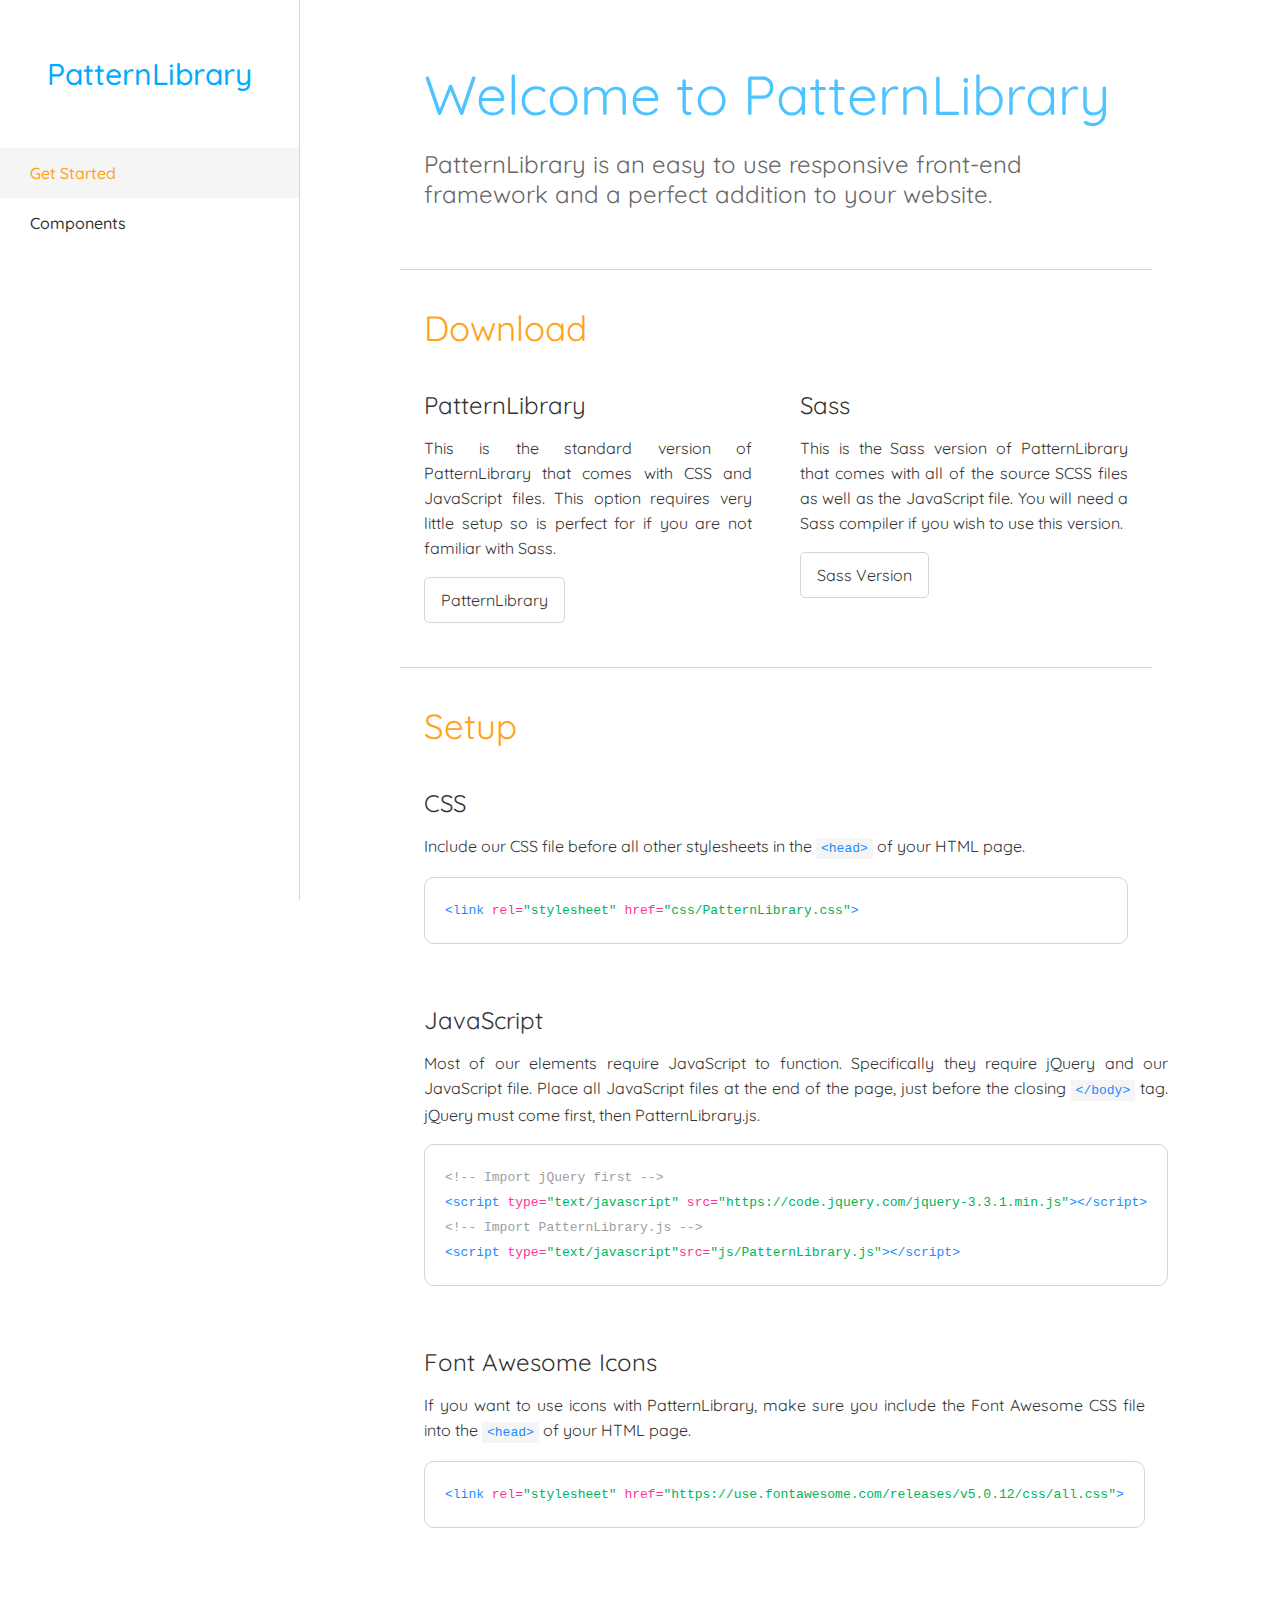
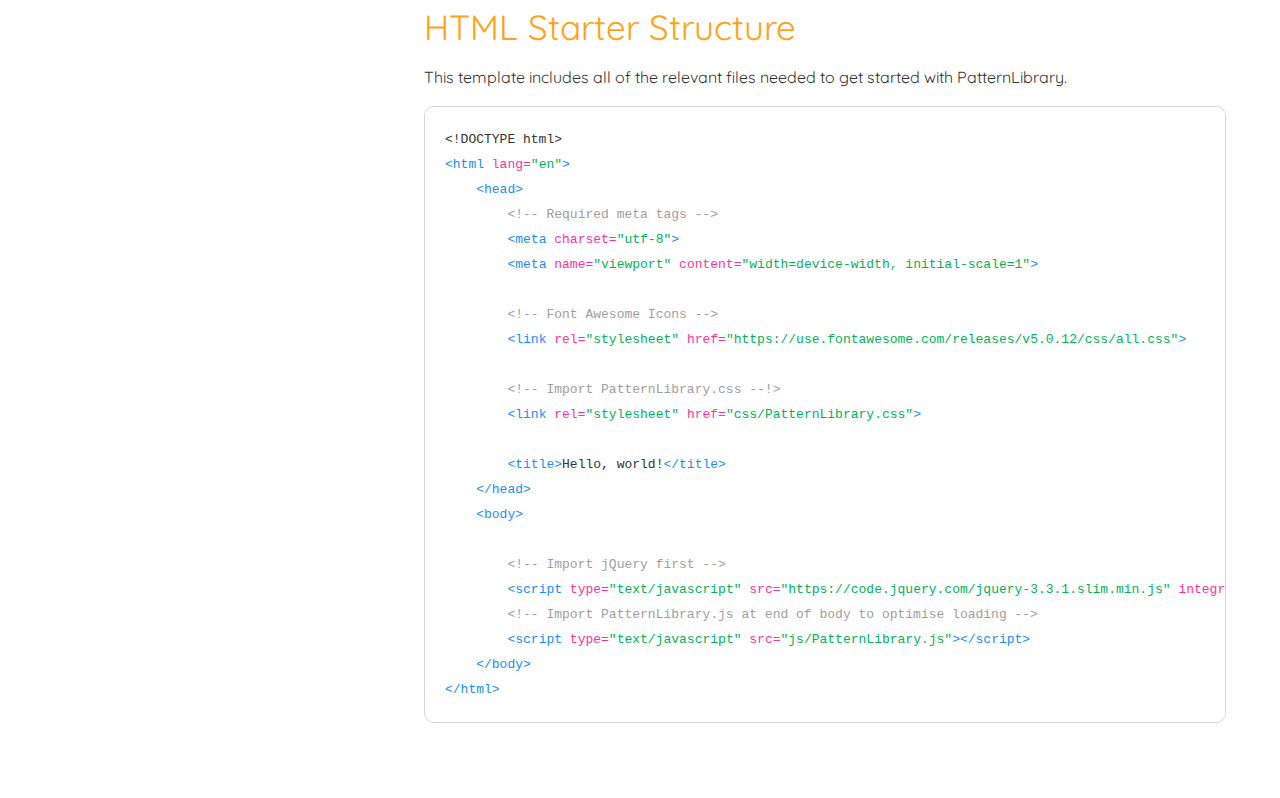
<file: index.html>
<!DOCTYPE html>
<html lang="en">
    <head>
        <meta charset="utf-8">
        <meta name="viewport" content="width=device-width, initial-scale=1.0">
        <link rel="stylesheet" href="https://use.fontawesome.com/releases/v5.0.12/css/all.css">
        <link rel="stylesheet" href="css/PatternLibrary.css">
        <title>Get started with PatternLibrary</title>
    </head>
    <body id="is-page">
        <div class="documentation-wrapper">
            <header>
                <div class="fixed-sidenav">
                    <div class="column">
                        <a class="logo center" href="index.html">PatternLibrary</a>
                        <a class="sidenav-item active" href="index.html">Get Started</a>
                        <a class="sidenav-item dropdown-btn" href="#!">Components</a>
                        <div class="dropdown-container">
                            <a class="dropdown-item" href="buttons.html">Buttons</a>
                            <a class="dropdown-item" href="footer.html">Footer</a>
                            <a class="dropdown-item" href="grid.html">Grid System</a>
                            <a class="dropdown-item" href="header.html">Header</a>
                            <a class="dropdown-item" href="jumbotron.html">Jumbotron</a>
                            <a class="dropdown-item" href="modal.html">Modal</a>
                            <a class="dropdown-item" href="navigation.html">Navigation</a>
                        </div>
                    </div>
                </div>
            </header>
            <main>
                <div class="row section">
                    <div class="column">
                        <h1 class="heading">Welcome to PatternLibrary</h1>
                        <h4 class="tagline">PatternLibrary is an easy to use responsive front-end framework and a perfect addition to your website.</h4>
                    </div>
                </div>
                <div class="section">
                    <div class="row">
                        <div class="column column-title">
                            <h2 class="title">Download</h2>
                        </div>
                    </div>
                    <div class="row">
                        <div class="column">
                            <h4 class="subtitle">PatternLibrary</h4>
                            <p>This is the standard version of PatternLibrary that comes with CSS and JavaScript files. This option requires very little setup so is perfect for if you are not familiar with Sass.</p>
                            <button class="btn primary">PatternLibrary</button>
                        </div>
                        <div class="column">
                            <h4 class="subtitle">Sass</h4>
                            <p>This is the Sass version of PatternLibrary that comes with all of the source SCSS files as well as the JavaScript file. You will need a Sass compiler if you wish to use this version.</p>
                            <button class="btn primary">Sass Version</button>
                        </div>
                    </div>
                </div>
                <div class="section">
                    <div class="row">
                        <div class="column column-title">
                            <h2 class="title">Setup</h2>
                        </div>
                    </div>
                    <div class="row">
                        <div class="column">
                            <h4 class="subtitle">CSS</h4>
                            <p>Include our CSS file before all other stylesheets in the <code class="code-inline"><span class="tag">&lt;head&gt;</span></code> of your HTML page.</p>
<pre>
<code class="code-block"><span class="tag">&lt;link </span><span class="attrib">rel=</span><span class="value">"stylesheet"</span> <span class="attrib">href=</span><span class="value">"css/PatternLibrary.css"</span><span class="tag">&gt;</span></code>
</pre>
                        </div>
                    </div>
                    <div class="row">
                        <div class="column">
                            <h4 class="subtitle">JavaScript</h4>
                            <p>Most of our elements require JavaScript to function. Specifically they require jQuery and our JavaScript file. Place all JavaScript files at the end of the page, just before the closing <code class="code-inline"><span class="tag">&lt;/body&gt;</span></code> tag. jQuery must come first, then PatternLibrary.js.</p>
<pre>
<code class="code-block"><span class="comment">&lt;!-- Import jQuery first --&gt;</span>
<span class="tag">&lt;script </span><span class="attrib">type=</span><span class="value">"text/javascript"</span><span class="attrib"> src=</span><span class="value">"https://code.jquery.com/jquery-3.3.1.min.js"</span><span class="tag">&gt;&lt;/script&gt;</span>
<span class="comment">&lt;!-- Import PatternLibrary.js --&gt;</span>
<span class="tag">&lt;script </span><span class="attrib">type=</span><span class="value">"text/javascript"</span><span class="attrib">src=</span><span class="value">"js/PatternLibrary.js"</span><span class="tag">&gt;&lt;/script&gt;</span>
</code>
</pre>
                        </div>
                    </div>
                    <div class="row" id="fa-icons">
                        <div class="column">
                            <h4 class="subtitle">Font Awesome Icons</h4>
                            <p>If you want to use icons with PatternLibrary, make sure you include the Font Awesome CSS file into the <code class="code-inline"><span class="tag">&lt;head&gt;</span></code> of your HTML page.</p>
<pre>
<code class="code-block"><span class="tag">&lt;link <span class="attrib">rel=</span><span class="value">"stylesheet"</span> <span class="attrib">href=</span><span class="value">"https://use.fontawesome.com/releases/v5.0.12/css/all.css"</span>&gt;</span></code>
</pre>
                        </div>
                    </div>
                    <div class="row">
                        <div class="column">
                            <h3 class="title">HTML Starter Structure</h3>
                            <p>This template includes all of the relevant files needed to get started with PatternLibrary.</p>
<pre>
<code class="code-block">&lt;!DOCTYPE html&gt;
<span class="tag">&lt;html <span class="attrib">lang=</span><span class="value">"en"</span>&gt;</span>
    <span class="tag">&lt;head&gt;</span>
        <span class="comment">&lt;!-- Required meta tags --&gt;</span>
        <span class="tag">&lt;meta <span class="attrib">charset=</span><span class="value">"utf-8"</span>&gt;</span>
        <span class="tag">&lt;meta <span class="attrib">name=</span><span class="value">"viewport"</span> <span class="attrib">content=</span><span class="value">"width=device-width, initial-scale=1"</span>&gt;</span>
        
        <span class="comment">&lt;!-- Font Awesome Icons --&gt;</span>
        <span class="tag">&lt;link <span class="attrib">rel=</span><span class="value">"stylesheet"</span> <span class="attrib">href=</span><span class="value">"https://use.fontawesome.com/releases/v5.0.12/css/all.css"</span>&gt;</span>
        
        <span class="comment">&lt;!-- Import PatternLibrary.css --!&gt;</span>
        <span class="tag">&lt;link <span class="attrib">rel=</span><span class="value">"stylesheet"</span> <span class="attrib">href=</span><span class="value">"css/PatternLibrary.css"</span>&gt;</span>
        
        <span class="tag">&lt;title&gt;</span>Hello, world!<span class="tag">&lt;/title&gt;</span>
    <span class="tag">&lt;/head&gt;</span>
    <span class="tag">&lt;body&gt;</span>
        
        <span class="comment">&lt;!-- Import jQuery first --&gt;</span>
        <span class="tag">&lt;script <span class="attrib">type=</span><span class="value">"text/javascript"</span> <span class="attrib">src=</span><span class="value">"https://code.jquery.com/jquery-3.3.1.slim.min.js"</span> <span class="attrib">integrity=</span><span class="value">"sha256-3edrmyuQ0w65f8gfBsqowzjJe2iM6n0nKciPUp8y+7E="</span> <span class="attrib">crossorigin=</span><span class="value">"anonymous"</span>&gt;&lt;/script&gt;</span>
        <span class="comment">&lt;!-- Import PatternLibrary.js at end of body to optimise loading --&gt;</span>
        <span class="tag">&lt;script <span class="attrib">type=</span><span class="value">"text/javascript"</span> <span class="attrib">src=</span><span class="value">"js/PatternLibrary.js"</span>&gt;&lt;/script&gt;</span>
    <span class="tag">&lt;/body&gt;</span>
<span class="tag">&lt;/html&gt;</span>
</code>
</pre>
                        </div>
                    </div>
                </div>
            </main>
            <script src="js/jquery-3.3.1.min.js"></script>
            <script src="js/main.js"></script>
        </div>
    </body>
</html>
</file>
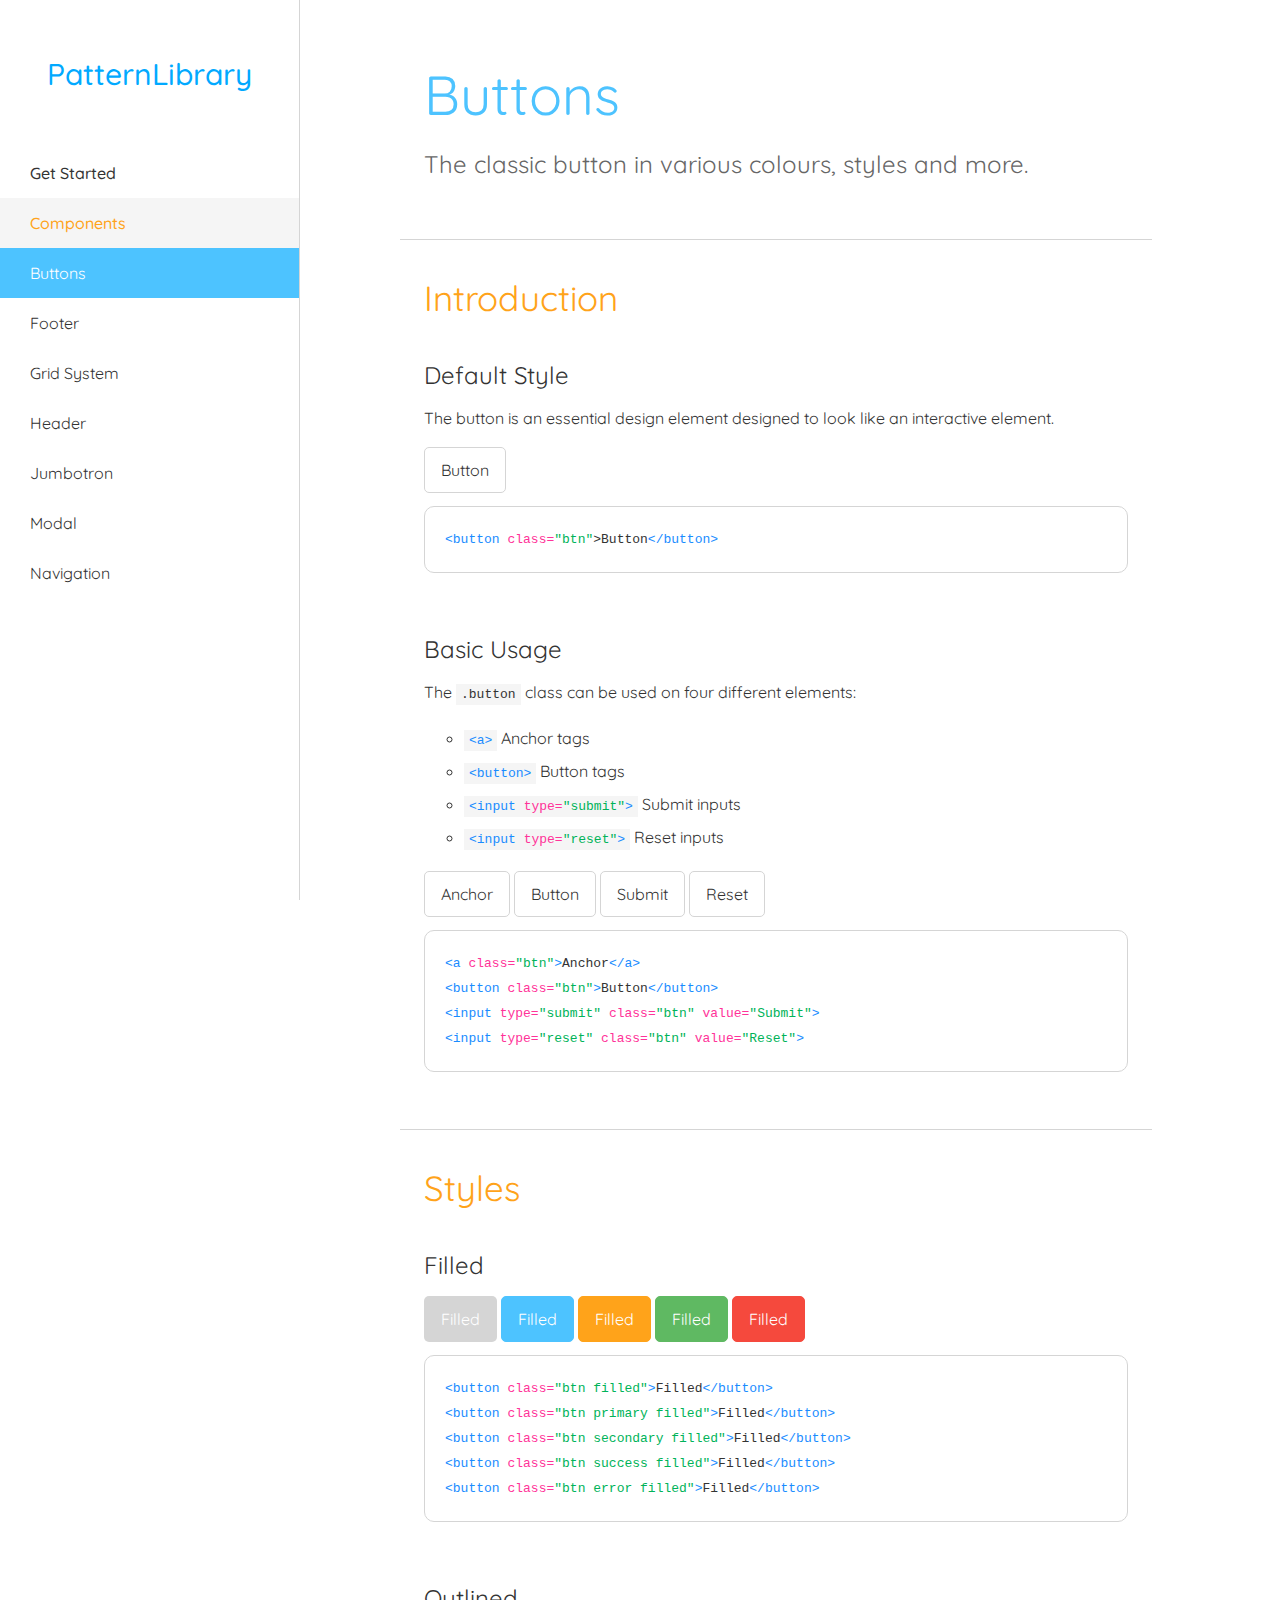
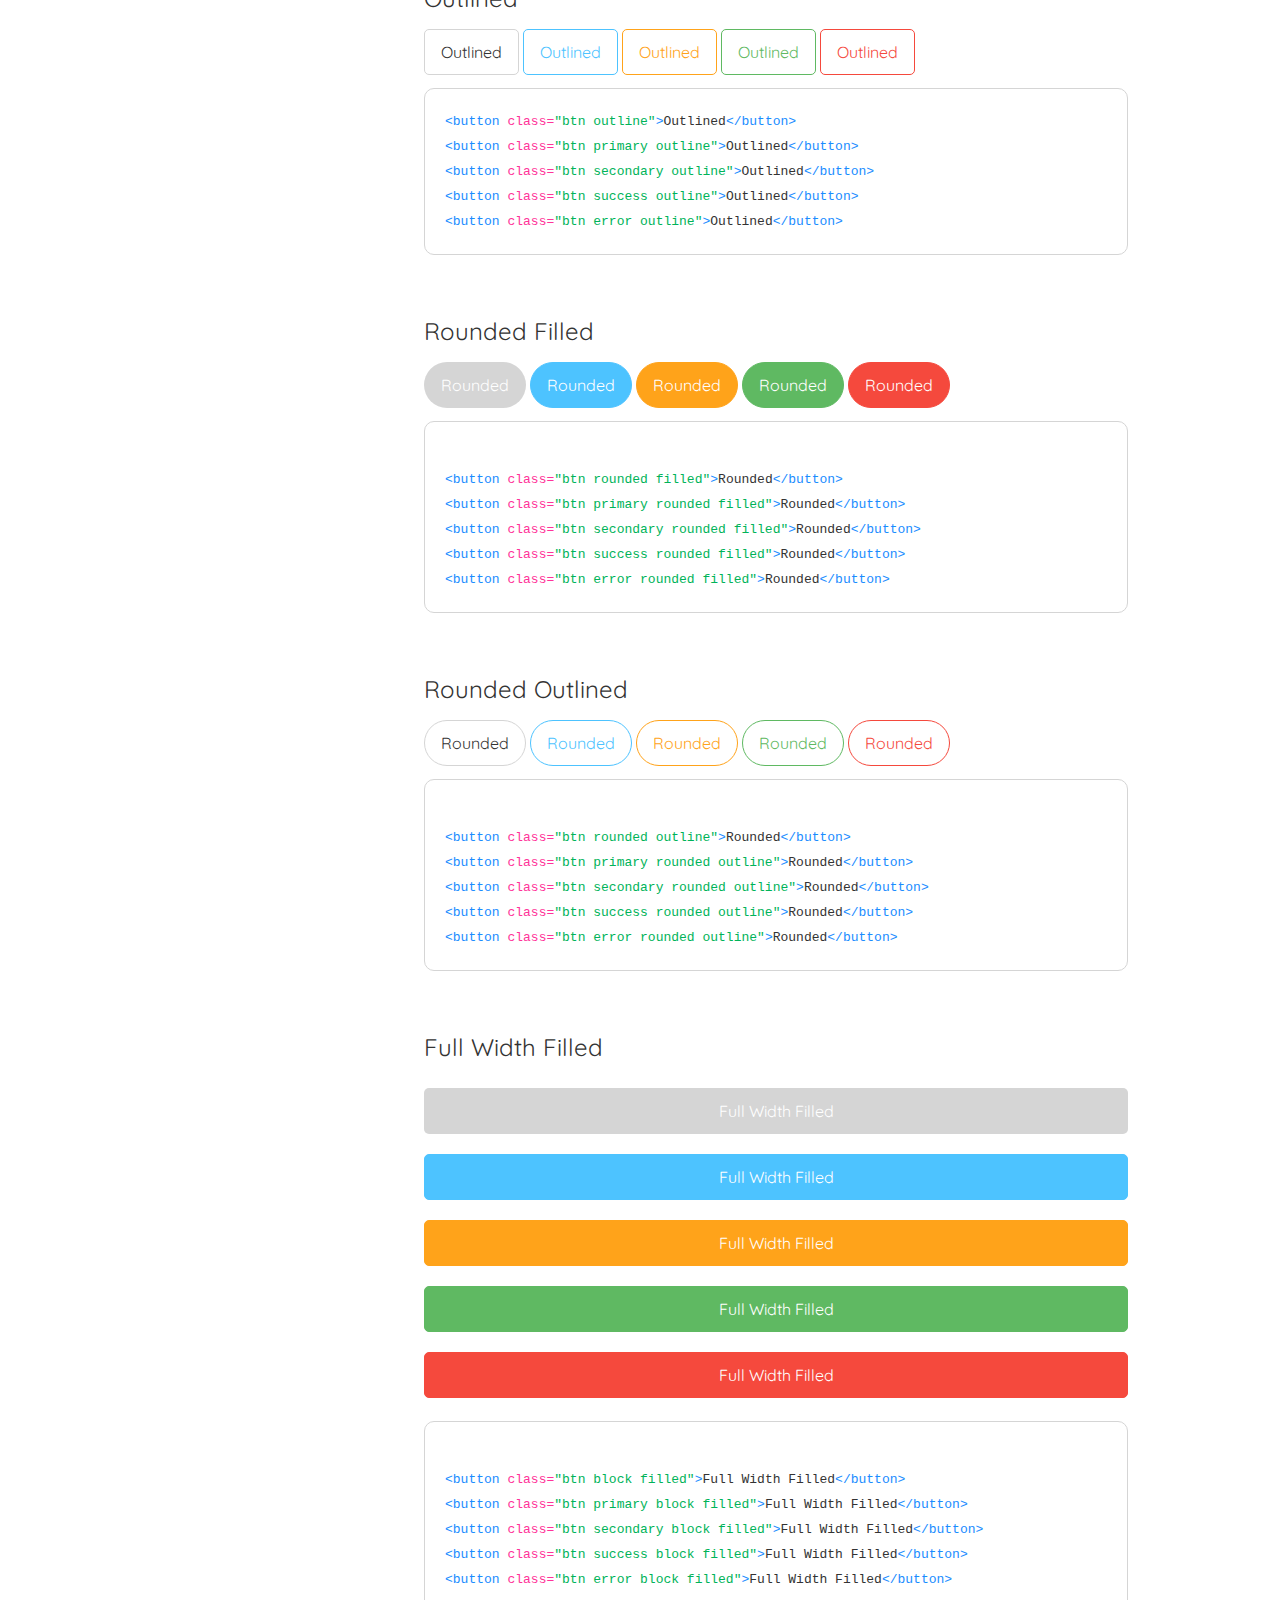
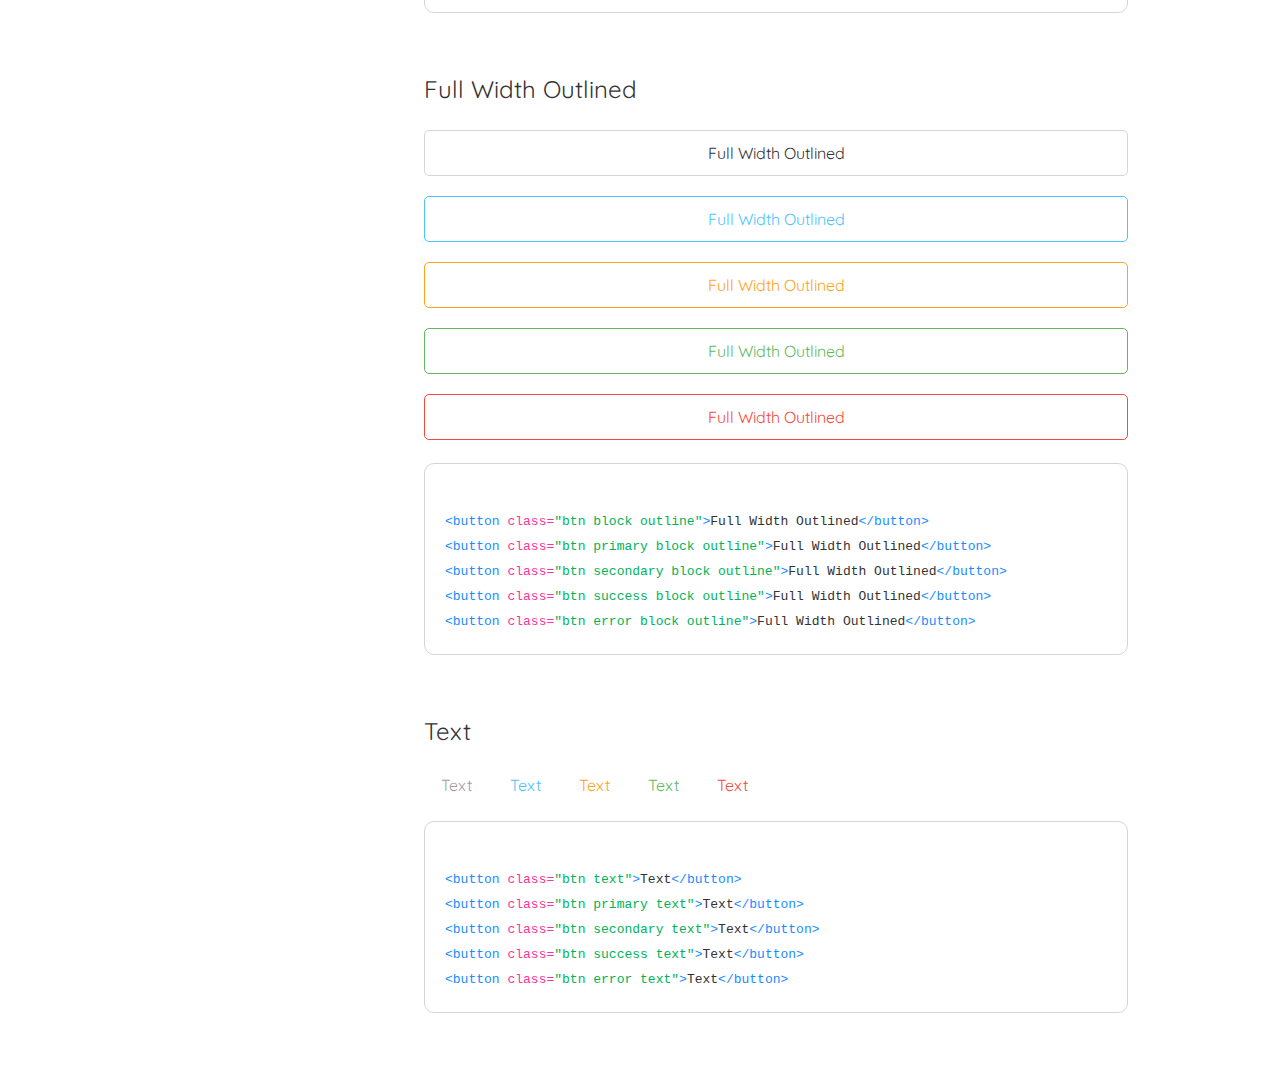
<file: buttons.html>
<!DOCTYPE html>
<html lang="en">
    <head>
        <meta charset="utf-8">
        <meta name="viewport" content="width=device-width, initial-scale=1.0">
        <link rel="stylesheet" href="css/PatternLibrary.css">
        <title>Get Started with Pattern Library</title>
    </head>
    <body id="is-dropdown-page">
        <div class="documentation-wrapper">
            <header>
                <div class="fixed-sidenav">
                    <div class="column">
                        <a class="logo center" href="index.html">PatternLibrary</a>
                        <a class="sidenav-item" href="index.html">Get Started</a>
                        <a class="sidenav-item dropdown-btn active" href="#!">Components</a>
                        <div class="dropdown-container">
                            <a class="dropdown-item active-dropdown-item" href="buttons.html">Buttons</a>
                            <a class="dropdown-item" href="footer.html">Footer</a>
                            <a class="dropdown-item" href="grid.html">Grid System</a>
                            <a class="dropdown-item" href="header.html">Header</a>
                            <a class="dropdown-item" href="jumbotron.html">Jumbotron</a>
                            <a class="dropdown-item" href="modal.html">Modal</a>
                            <a class="dropdown-item" href="navigation.html">Navigation</a>
                        </div>
                    </div>
                </div>
            </header>
            <main>
                <div class="row section">
                    <div class="column">
                        <h1 class="heading">Buttons</h1>
                        <h4 class="tagline">The classic button in various colours, styles and more.</h4>
                    </div>
                </div>
                <div class="section">
                    <div class="row">
                        <div class="column column-title">
                            <h2 class="title">Introduction</h2>
                        </div>
                    </div>
                    <div class="row">
                        <div class="column">
                            <h4 class="subtitle">Default Style</h4>
                            <p>The button is an essential design element designed to look like an interactive element.</p>
                            <button class="btn">Button</button>
<pre>
<code class="code-block"><span class="tag">&lt;button </span><span class="attrib">class=</span><span class="value">"btn"</span>&gt;Button<span class="tag">&lt;/button&gt;</span>
</code>
</pre>
                        </div>
                    </div>
                    <div class="row">
                        <div class="column">
                            <h4 class="subtitle">Basic Usage</h4>
                            <p>The <code class="code-inline">.button</code> class can be used on four different elements:</p>
                            <ul class="explain-list">
                                <li><code class="code-inline"><span class="tag">&lt;a&gt;</span></code> Anchor tags</li>
                                <li><code class="code-inline"><span class="tag">&lt;button&gt;</span></code> Button tags</li>
                                <li><code class="code-inline"><span class="tag">&lt;input</span> <span class="attrib">type=</span><span class="value">"submit"</span><span class="tag">&gt;</span></code> Submit inputs</li>
                                <li><code class="code-inline"><span class="tag">&lt;input</span> <span class="attrib">type=</span><span class="value">"reset"</span><span class="tag">&gt;</span></code> Reset inputs</li>
                            </ul>
                            <a class="btn">Anchor</a>
                            <button class="btn">Button</button>
                            <input type="submit" class="btn" value="Submit">
                            <input type="reset" class="btn" value="Reset">
<pre>
<code class="code-block"><span class="tag">&lt;a</span> <span class="attrib">class=</span><span class="value">"btn"</span><span class="tag">&gt;</span>Anchor<span class="tag">&lt;/a&gt;</span>
<span class="tag">&lt;button</span> <span class="attrib">class=</span><span class="value">"btn"</span><span class="tag">&gt;</span>Button<span class="tag">&lt;/button&gt;</span>
<span class="tag">&lt;input</span> <span class="attrib">type=</span><span class="value">"submit"</span> <span class="attrib">class=</span><span class="value">"btn"</span> <span class="attrib">value=</span><span class="value">"Submit"</span><span class="tag">&gt;</span>
<span class="tag">&lt;input</span> <span class="attrib">type=</span><span class="value">"reset"</span> <span class="attrib">class=</span><span class="value">"btn"</span> <span class="attrib">value=</span><span class="value">"Reset"</span><span class="tag">&gt;</span>
</code>
</pre>
                        </div>
                    </div>
                </div>
                <div class="section">
                    <div class="row">
                        <div class="column column-title">
                            <h2 class="title">Styles</h2>
                        </div>
                    </div>
                    <div class="row">
                        <div class="column">
                            <h4 class="subtitle">Filled</h4>
                            <button class="btn filled">Filled</button>
                            <button class="btn primary filled">Filled</button>
                            <button class="btn secondary filled">Filled</button>
                            <button class="btn success filled">Filled</button>
                            <button class="btn error filled">Filled</button>
<pre>
<code class="code-block"><span class="tag">&lt;button </span><span class="attrib">class=</span><span class="value">"btn filled"</span><span class="tag">&gt;</span>Filled<span class="tag">&lt;/button&gt;</span>
<span class="tag">&lt;button </span><span class="attrib">class=</span><span class="value">"btn primary filled"</span><span class="tag">&gt;</span>Filled<span class="tag">&lt;/button&gt;</span>
<span class="tag">&lt;button </span><span class="attrib">class=</span><span class="value">"btn secondary filled"</span><span class="tag">&gt;</span>Filled<span class="tag">&lt;/button&gt;</span>
<span class="tag">&lt;button </span><span class="attrib">class=</span><span class="value">"btn success filled"</span><span class="tag">&gt;</span>Filled<span class="tag">&lt;/button&gt;</span>
<span class="tag">&lt;button </span><span class="attrib">class=</span><span class="value">"btn error filled"</span><span class="tag">&gt;</span>Filled<span class="tag">&lt;/button&gt;</span>
</code>
</pre>
                        </div>
                    </div>
                    <div class="row">
                        <div class="column">
                            <h4 class="subtitle">Outlined</h4>
                            <button class="btn outline">Outlined</button>
                            <button class="btn primary outline">Outlined</button>
                            <button class="btn secondary outline">Outlined</button>
                            <button class="btn success outline">Outlined</button>
                            <button class="btn error outline">Outlined</button>
<pre>
<code class="code-block"><span class="tag">&lt;button </span><span class="attrib">class=</span><span class="value">"btn outline"</span><span class="tag">&gt;</span>Outlined<span class="tag">&lt;/button&gt;</span>
<span class="tag">&lt;button </span><span class="attrib">class=</span><span class="value">"btn primary outline"</span><span class="tag">&gt;</span>Outlined<span class="tag">&lt;/button&gt;</span>
<span class="tag">&lt;button </span><span class="attrib">class=</span><span class="value">"btn secondary outline"</span><span class="tag">&gt;</span>Outlined<span class="tag">&lt;/button&gt;</span>
<span class="tag">&lt;button </span><span class="attrib">class=</span><span class="value">"btn success outline"</span><span class="tag">&gt;</span>Outlined<span class="tag">&lt;/button&gt;</span>
<span class="tag">&lt;button </span><span class="attrib">class=</span><span class="value">"btn error outline"</span><span class="tag">&gt;</span>Outlined<span class="tag">&lt;/button&gt;</span>
</code>
</pre>
                        </div>
                    </div>
                    <div class="row">
                        <div class="column">
                            <h4 class="subtitle">Rounded Filled</h4>
                            <button class="btn rounded filled">Rounded</button>
                            <button class="btn rounded primary filled">Rounded</button>
                            <button class="btn rounded secondary filled">Rounded</button>
                            <button class="btn rounded success filled">Rounded</button>
                            <button class="btn rounded error filled">Rounded</button>
<pre>
<code class="code-block">
<span class="tag">&lt;button </span><span class="attrib">class=</span><span class="value">"btn rounded filled"</span><span class="tag">&gt;</span>Rounded<span class="tag">&lt;/button&gt;</span>
<span class="tag">&lt;button </span><span class="attrib">class=</span><span class="value">"btn primary rounded filled"</span><span class="tag">&gt;</span>Rounded<span class="tag">&lt;/button&gt;</span>
<span class="tag">&lt;button </span><span class="attrib">class=</span><span class="value">"btn secondary rounded filled"</span><span class="tag">&gt;</span>Rounded<span class="tag">&lt;/button&gt;</span>
<span class="tag">&lt;button </span><span class="attrib">class=</span><span class="value">"btn success rounded filled"</span><span class="tag">&gt;</span>Rounded<span class="tag">&lt;/button&gt;</span>
<span class="tag">&lt;button </span><span class="attrib">class=</span><span class="value">"btn error rounded filled"</span><span class="tag">&gt;</span>Rounded<span class="tag">&lt;/button&gt;</span>
</code>
</pre>
                        </div>
                    </div>
                    <div class="row">
                        <div class="column">
                            <h4 class="subtitle">Rounded Outlined</h4>
                            <button class="btn rounded outline">Rounded</button>
                            <button class="btn rounded primary outline">Rounded</button>
                            <button class="btn rounded secondary outline">Rounded</button>
                            <button class="btn rounded success outline">Rounded</button>
                            <button class="btn rounded error outline">Rounded</button>
<pre>
<code class="code-block">
<span class="tag">&lt;button </span><span class="attrib">class=</span><span class="value">"btn rounded outline"</span><span class="tag">&gt;</span>Rounded<span class="tag">&lt;/button&gt;</span>
<span class="tag">&lt;button </span><span class="attrib">class=</span><span class="value">"btn primary rounded outline"</span><span class="tag">&gt;</span>Rounded<span class="tag">&lt;/button&gt;</span>
<span class="tag">&lt;button </span><span class="attrib">class=</span><span class="value">"btn secondary rounded outline"</span><span class="tag">&gt;</span>Rounded<span class="tag">&lt;/button&gt;</span>
<span class="tag">&lt;button </span><span class="attrib">class=</span><span class="value">"btn success rounded outline"</span><span class="tag">&gt;</span>Rounded<span class="tag">&lt;/button&gt;</span>
<span class="tag">&lt;button </span><span class="attrib">class=</span><span class="value">"btn error rounded outline"</span><span class="tag">&gt;</span>Rounded<span class="tag">&lt;/button&gt;</span>
</code>
</pre>
                        </div>
                    </div>
                    <div class="row">
                        <div class="column">
                            <h4 class="subtitle">Full Width Filled</h4>
                            <button class="btn block filled">Full Width Filled</button>
                            <button class="btn primary block filled">Full Width Filled</button>
                            <button class="btn secondary block filled">Full Width Filled</button>
                            <button class="btn success block filled">Full Width Filled</button>
                            <button class="btn error block filled">Full Width Filled</button>
<pre>
<code class="code-block">
<span class="tag">&lt;button </span><span class="attrib">class=</span><span class="value">"btn block filled"</span><span class="tag">&gt;</span>Full Width Filled<span class="tag">&lt;/button&gt;</span>
<span class="tag">&lt;button </span><span class="attrib">class=</span><span class="value">"btn primary block filled"</span><span class="tag">&gt;</span>Full Width Filled<span class="tag">&lt;/button&gt;</span>
<span class="tag">&lt;button </span><span class="attrib">class=</span><span class="value">"btn secondary block filled"</span><span class="tag">&gt;</span>Full Width Filled<span class="tag">&lt;/button&gt;</span>
<span class="tag">&lt;button </span><span class="attrib">class=</span><span class="value">"btn success block filled"</span><span class="tag">&gt;</span>Full Width Filled<span class="tag">&lt;/button&gt;</span>
<span class="tag">&lt;button </span><span class="attrib">class=</span><span class="value">"btn error block filled"</span><span class="tag">&gt;</span>Full Width Filled<span class="tag">&lt;/button&gt;</span>
</code>
</pre>
                        </div>
                    </div>
                    <div class="row">
                        <div class="column">
                            <h4 class="subtitle">Full Width Outlined</h4>
                            <button class="btn block outline">Full Width Outlined</button>
                            <button class="btn primary block outline">Full Width Outlined</button>
                            <button class="btn secondary block outline">Full Width Outlined</button>
                            <button class="btn success block outline">Full Width Outlined</button>
                            <button class="btn error block outline">Full Width Outlined</button>
<pre>
<code class="code-block">
<span class="tag">&lt;button </span><span class="attrib">class=</span><span class="value">"btn block outline"</span><span class="tag">&gt;</span>Full Width Outlined<span class="tag">&lt;/button&gt;</span>
<span class="tag">&lt;button </span><span class="attrib">class=</span><span class="value">"btn primary block outline"</span><span class="tag">&gt;</span>Full Width Outlined<span class="tag">&lt;/button&gt;</span>
<span class="tag">&lt;button </span><span class="attrib">class=</span><span class="value">"btn secondary block outline"</span><span class="tag">&gt;</span>Full Width Outlined<span class="tag">&lt;/button&gt;</span>
<span class="tag">&lt;button </span><span class="attrib">class=</span><span class="value">"btn success block outline"</span><span class="tag">&gt;</span>Full Width Outlined<span class="tag">&lt;/button&gt;</span>
<span class="tag">&lt;button </span><span class="attrib">class=</span><span class="value">"btn error block outline"</span><span class="tag">&gt;</span>Full Width Outlined<span class="tag">&lt;/button&gt;</span>
</code>
</pre>
                        </div>
                    </div>
                    <div class="row">
                        <div class="column">
                            <h4 class="subtitle">Text</h4>
                            <button class="btn text">Text</button>
                            <button class="btn primary text">Text</button>
                            <button class="btn secondary text">Text</button>
                            <button class="btn success text">Text</button>
                            <button class="btn error text">Text</button>
<pre>
<code class="code-block">
<span class="tag">&lt;button </span><span class="attrib">class=</span><span class="value">"btn text"</span><span class="tag">&gt;</span>Text<span class="tag">&lt;/button&gt;</span>
<span class="tag">&lt;button </span><span class="attrib">class=</span><span class="value">"btn primary text"</span><span class="tag">&gt;</span>Text<span class="tag">&lt;/button&gt;</span>
<span class="tag">&lt;button </span><span class="attrib">class=</span><span class="value">"btn secondary text"</span><span class="tag">&gt;</span>Text<span class="tag">&lt;/button&gt;</span>
<span class="tag">&lt;button </span><span class="attrib">class=</span><span class="value">"btn success text"</span><span class="tag">&gt;</span>Text<span class="tag">&lt;/button&gt;</span>
<span class="tag">&lt;button </span><span class="attrib">class=</span><span class="value">"btn error text"</span><span class="tag">&gt;</span>Text<span class="tag">&lt;/button&gt;</span>
</code>
</pre>
                        </div>
                    </div>
                </div>
            </main>
            <script src="js/jquery-3.3.1.min.js"></script>
            <script src="js/main.js"></script>
        </div>
    </body>
</html>
</file>
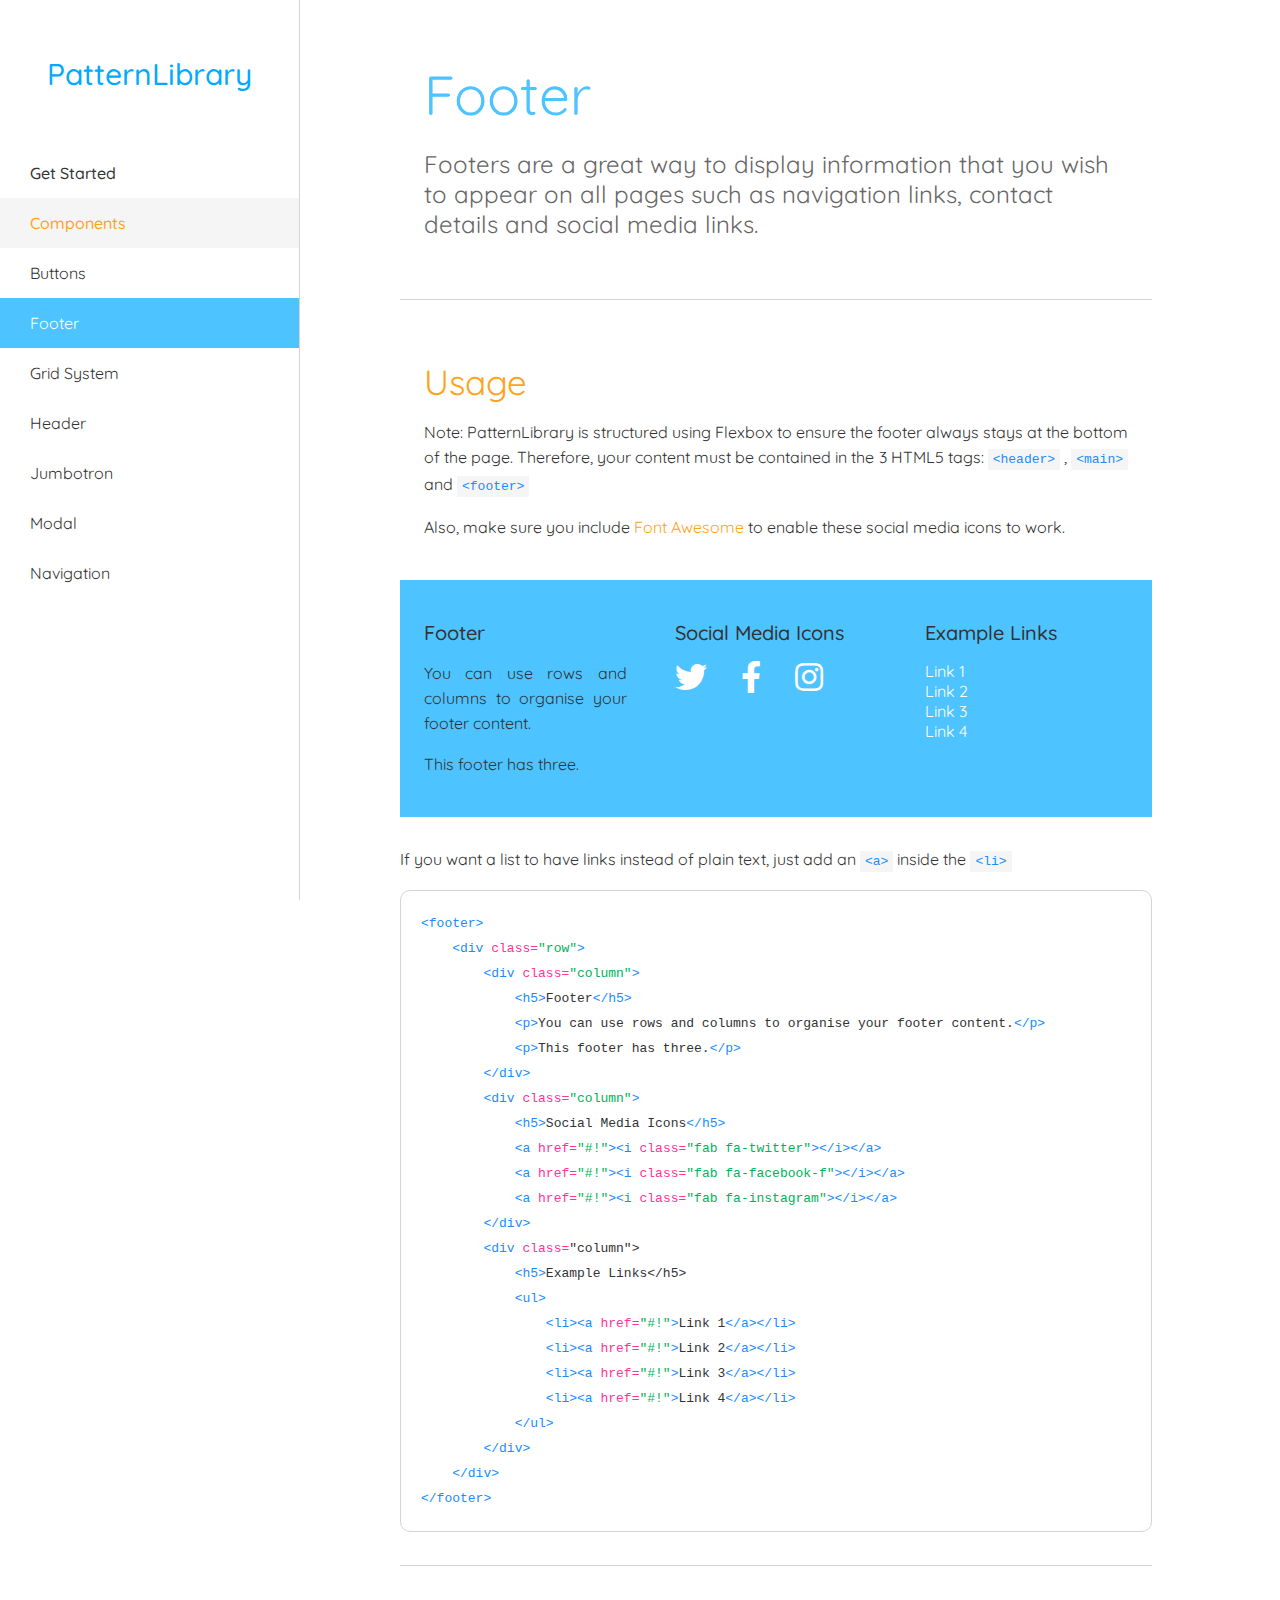
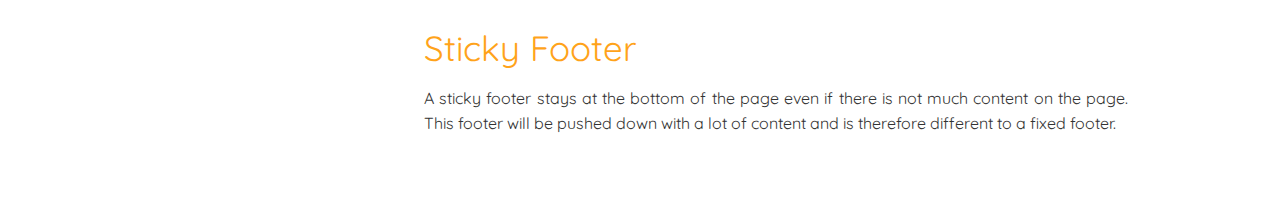
<file: footer.html>
<!DOCTYPE html>
<html lang="en">
    <head>
        <meta charset="utf-8">
        <meta name="viewport" content="width=device-width, initial-scale=1.0">
        <link rel="stylesheet" href="https://use.fontawesome.com/releases/v5.0.12/css/all.css">
        <link rel="stylesheet" href="css/PatternLibrary.css">
        <title>Get Started with Pattern Library</title>
    </head>
    <body id="is-dropdown-page">
        <div class="documentation-wrapper">
            <header>
                <div class="fixed-sidenav">
                    <div class="column">
                        <a class="logo center" href="index.html">PatternLibrary</a>
                        <a class="sidenav-item" href="index.html">Get Started</a>
                        <a class="sidenav-item dropdown-btn active" href="#!">Components</a>
                        <div class="dropdown-container">
                            <a class="dropdown-item" href="buttons.html">Buttons</a>
                            <a class="dropdown-item active-dropdown-item" href="footer.html">Footer</a>
                            <a class="dropdown-item" href="grid.html">Grid System</a>
                            <a class="dropdown-item" href="header.html">Header</a>
                            <a class="dropdown-item" href="jumbotron.html">Jumbotron</a>
                            <a class="dropdown-item" href="modal.html">Modal</a>
                            <a class="dropdown-item" href="navigation.html">Navigation</a>
                        </div>
                    </div>
                </div>
            </header>
            <main>
                <div class="row section">
                    <div class="column">
                        <h1 class="heading">Footer</h1>
                        <h4 class="tagline">Footers are a great way to display information that you wish to appear on all pages such as navigation links, contact details and social media links.</h4>
                    </div>
                </div>
                <div class="section">
                    <div class="row">
                        <div class="column">
                            <h2 class="title">Usage</h2>
                            <p>Note: PatternLibrary is structured using Flexbox to ensure the footer always stays at the bottom of the page. Therefore, your content must be contained in the 3 HTML5 tags: <code class="code-inline"><span class="tag">&lt;header&gt;</span></code> , <code class="code-inline"><span class="tag">&lt;main&gt;</span></code> and <code class="code-inline"><span class="tag">&lt;footer&gt;</span></code></p>
                            <p>Also, make sure you include <a href="index.html#fa-icons">Font Awesome</a> to enable these social media icons to work.</p>
                        </div>
                    </div>
                    <footer>
                        <div class="row">
                            <div class="column">
                                <h5>Footer</h5>
                                <p>You can use rows and columns to organise your footer content.</p>
                                <p>This footer has three.</p>
                            </div>
                            <div class="column">
                                <h5>Social Media Icons</h5>
                                <a href="#!"><i class="fab fa-twitter"></i></a>
                                <a href="#!"><i class="fab fa-facebook-f"></i></a>
                                <a href="#!"><i class="fab fa-instagram"></i></a>
                            </div>
                            <div class="column">
                                <h5>Example Links</h5>
                                <ul>
                                    <li><a href="#!">Link 1</a></li>
                                    <li><a href="#!">Link 2</a></li>
                                    <li><a href="#!">Link 3</a></li>
                                    <li><a href="#!">Link 4</a></li>
                                </ul>
                            </div>
                        </div>
                    </footer>
                    <p>If you want a list to have links instead of plain text, just add an <code class="code-inline"><span class="tag">&lt;a&gt;</span></code> inside the <code class="code-inline"><span class="tag">&lt;li&gt;</span></code></p>
<pre>
<code class="code-block"><span class="tag">&lt;footer&gt;</span>
    <span class="tag">&lt;div </span><span class="attrib">class=</span><span class="value">"row"</span><span class="tag">&gt;</span>
        <span class="tag">&lt;div </span><span class="attrib">class=</span><span class="value">"column"</span><span class="tag">&gt;</span>
            <span class="tag">&lt;h5&gt;</span>Footer<span class="tag">&lt;/h5&gt;</span>
            <span class="tag">&lt;p&gt;</span>You can use rows and columns to organise your footer content.<span class="tag">&lt;/p&gt;</span>
            <span class="tag">&lt;p&gt;</span>This footer has three.<span class="tag">&lt;/p&gt;</span>
        <span class="tag">&lt;/div&gt;</span>
        <span class="tag">&lt;div </span><span class="attrib">class=</span><span class="value">"column"</span><span class="tag">&gt;</span>
            <span class="tag">&lt;h5&gt;</span>Social Media Icons<span class="tag">&lt;/h5&gt;</span>
            <span class="tag">&lt;a </span><span class="attrib">href=</span><span class="value">"#!"</span><span class="tag">&gt;&lt;i </span><span class="attrib">class=</span><span class="value">"fab fa-twitter"</span><span class="tag">&gt;&lt;/i&gt;&lt;/a&gt;</span>
            <span class="tag">&lt;a </span><span class="attrib">href=</span><span class="value">"#!"</span><span class="tag">&gt;&lt;i </span><span class="attrib">class=</span><span class="value">"fab fa-facebook-f"</span><span class="tag">&gt;&lt;/i&gt;&lt;/a&gt;</span>
            <span class="tag">&lt;a </span><span class="attrib">href=</span><span class="value">"#!"</span><span class="tag">&gt;&lt;i </span><span class="attrib">class=</span><span class="value">"fab fa-instagram"</span><span class="tag">&gt;&lt;/i&gt;&lt;/a&gt;</span>
        <span class="tag">&lt;/div&gt;</span>
        <span class="tag">&lt;div </span><span class="attrib">class=</span>"column"&gt;
            <span class="tag">&lt;h5&gt;</span>Example Links&lt;/h5&gt;
            <span class="tag">&lt;ul&gt;</span>
                <span class="tag">&lt;li&gt;&lt;a </span><span class="attrib">href=</span><span class="value">"#!"</span><span class="tag">&gt;</span>Link 1<span class="tag">&lt;/a&gt;&lt;/li&gt;</span>
                <span class="tag">&lt;li&gt;&lt;a </span><span class="attrib">href=</span><span class="value">"#!"</span><span class="tag">&gt;</span>Link 2<span class="tag">&lt;/a&gt;&lt;/li&gt;</span>
                <span class="tag">&lt;li&gt;&lt;a </span><span class="attrib">href=</span><span class="value">"#!"</span><span class="tag">&gt;</span>Link 3<span class="tag">&lt;/a&gt;&lt;/li&gt;</span>
                <span class="tag">&lt;li&gt;&lt;a </span><span class="attrib">href=</span><span class="value">"#!"</span><span class="tag">&gt;</span>Link 4<span class="tag">&lt;/a&gt;&lt;/li&gt;</span>
            <span class="tag">&lt;/ul&gt;</span>
        <span class="tag">&lt;/div&gt;</span>
    <span class="tag">&lt;/div&gt;</span>
<span class="tag">&lt;/footer&gt;</span>
</code>
</pre>
                </div>
                <div class="section">
                    <div class="row" id="footer">
                        <div class="column">
                            <h2 class="title">Sticky Footer</h2>
                            <p>A sticky footer stays at the bottom of the page even if there is not much content on the page. This footer will be pushed down with a lot of content and is therefore different to a fixed footer.</p>
                        </div>
                    </div>
                </div>
            </main>
            <script src="js/jquery-3.3.1.min.js"></script>
            <script src="js/main.js"></script>
        </div>
    </body>
</html>
</file>
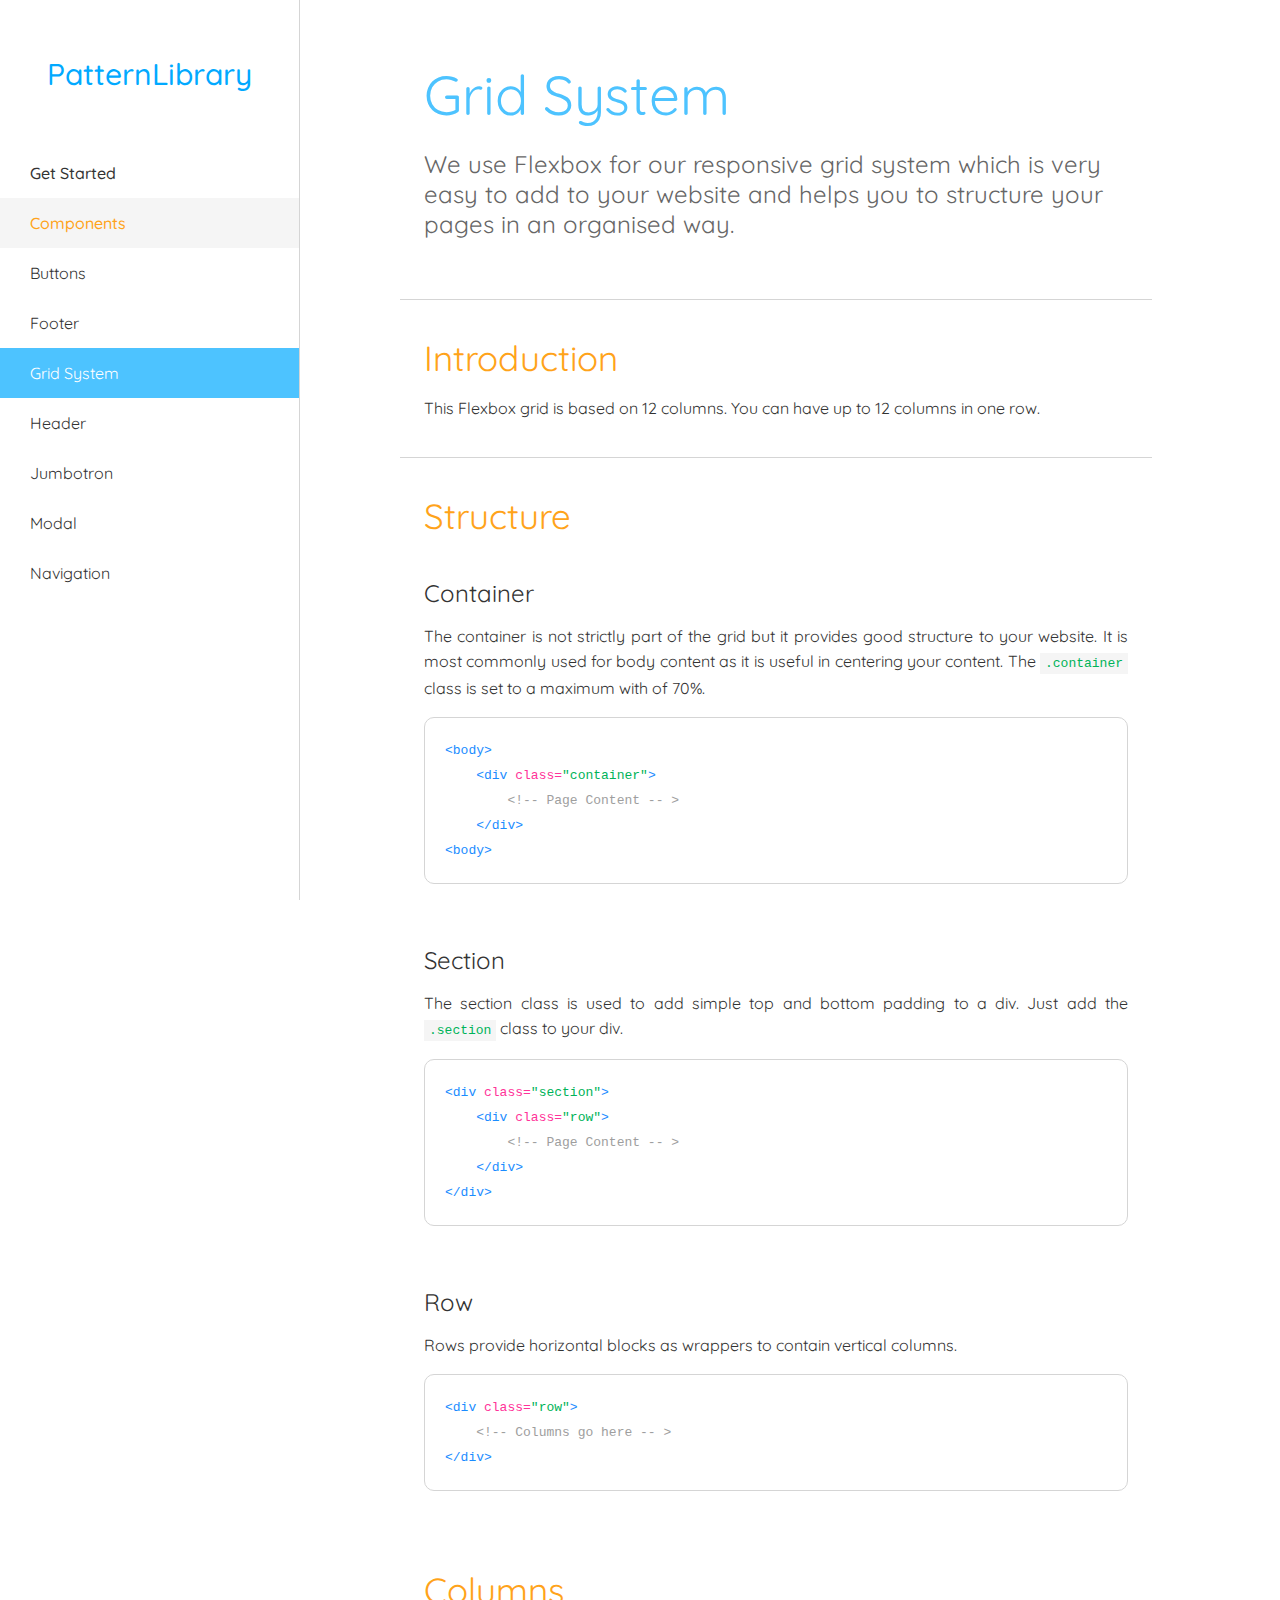
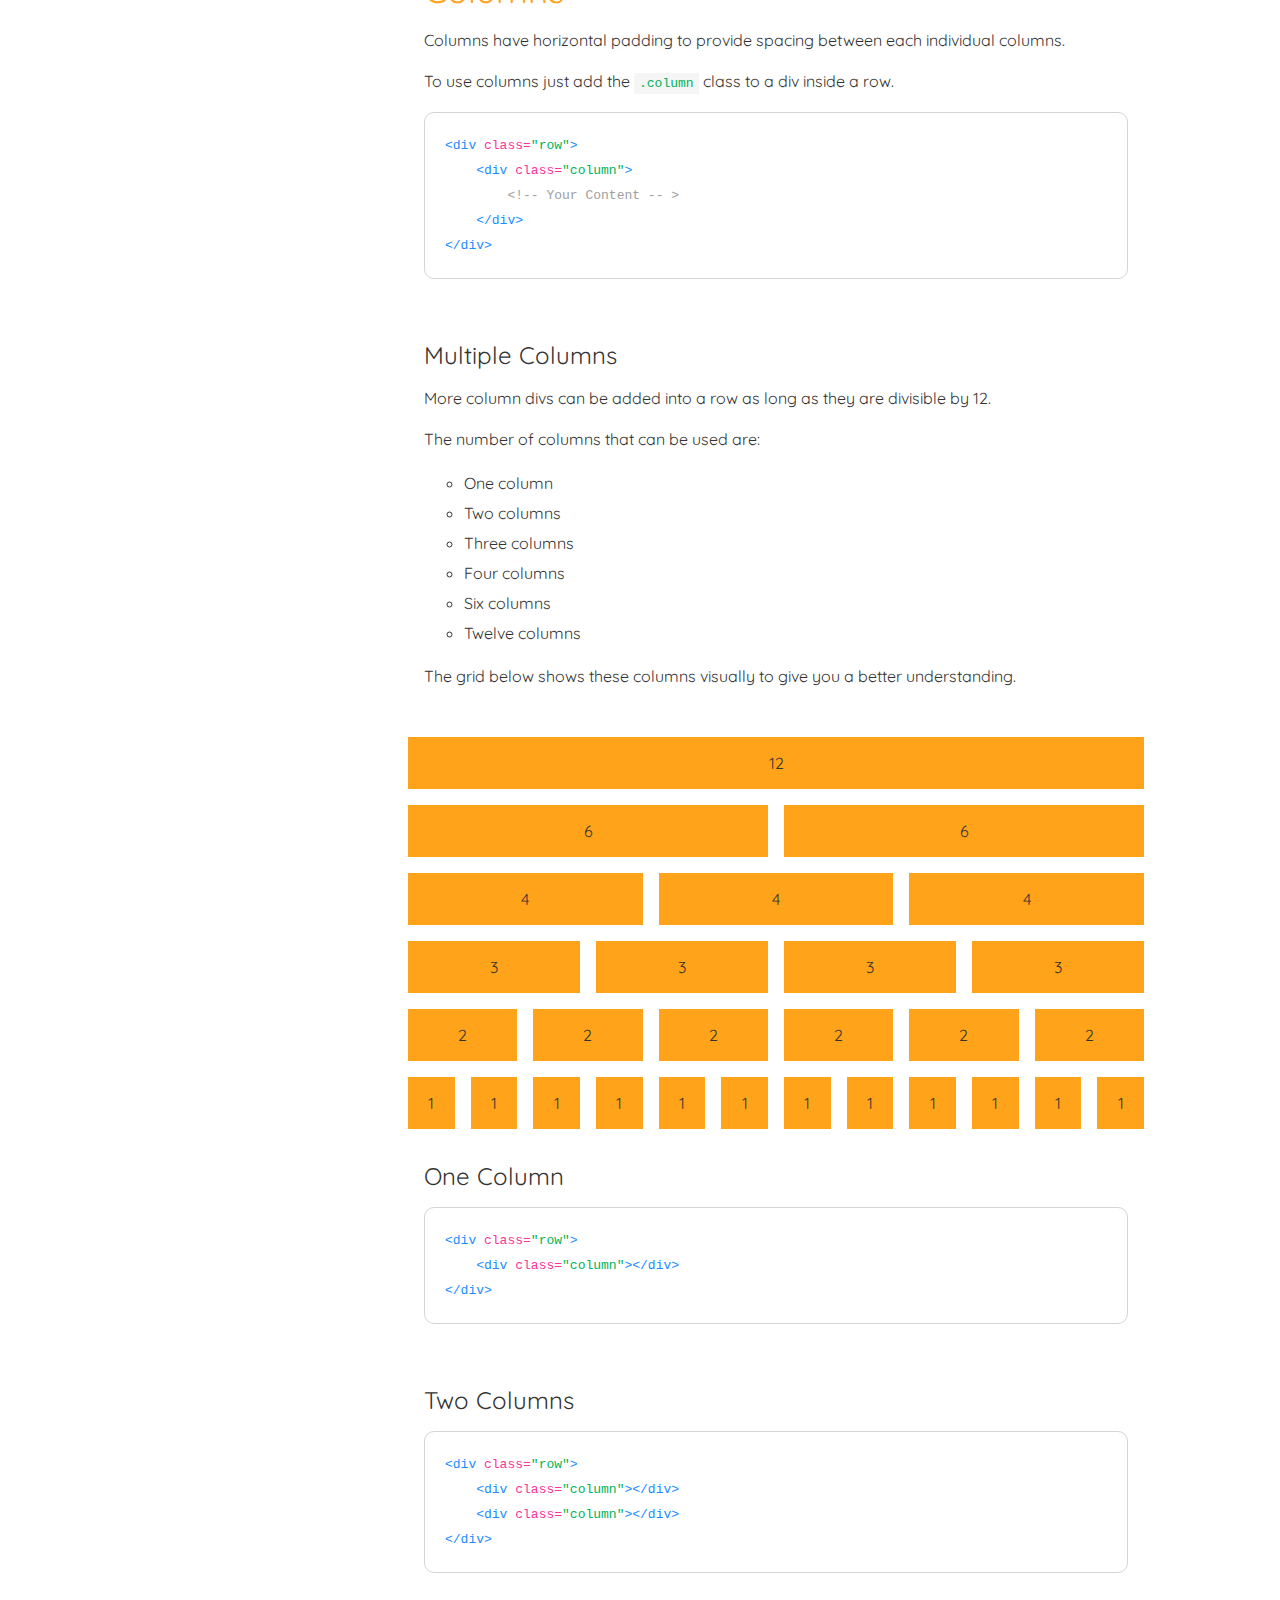
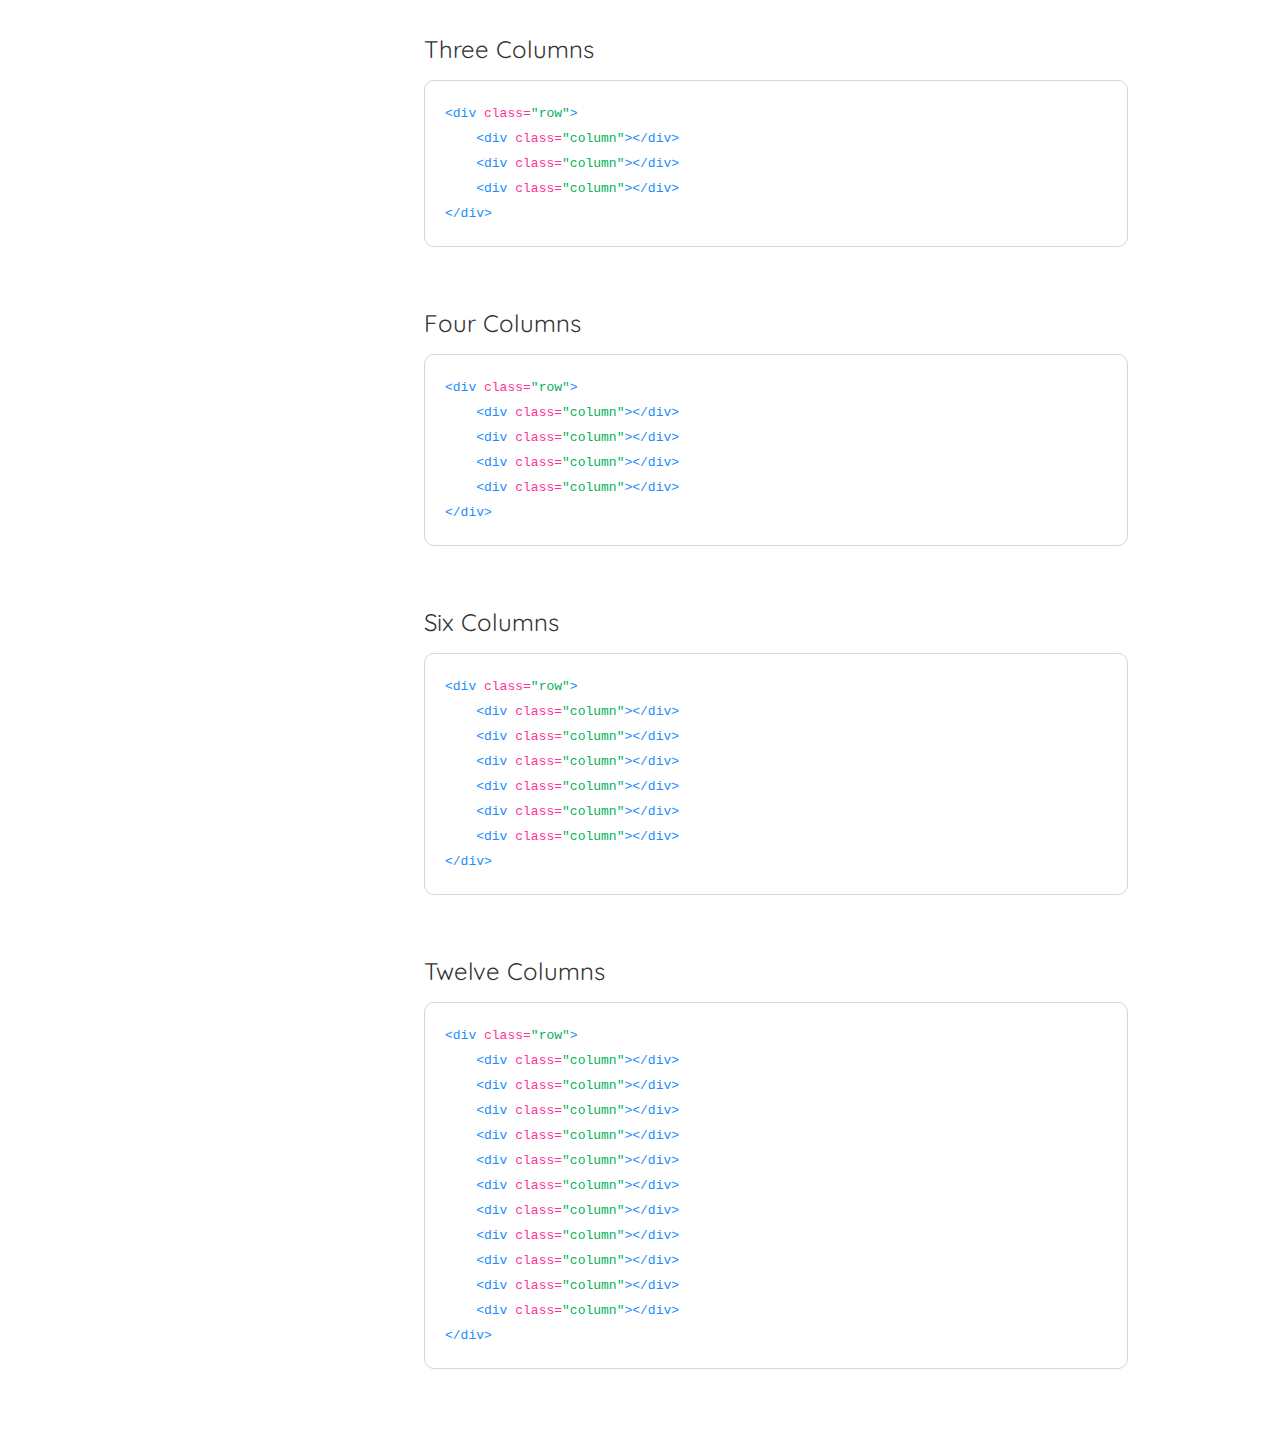
<file: grid.html>
<!DOCTYPE html>
<html lang="en">
    <head>
        <meta charset="utf-8">
        <meta name="viewport" content="width=device-width, initial-scale=1.0">
        <link rel="stylesheet" href="css/PatternLibrary.css">
        <title>Get Started with Pattern Library</title>
    </head>
    <body id="is-dropdown-page">
        <div class="documentation-wrapper">
            <header>
                <div class="fixed-sidenav">
                    <div class="column">
                        <a class="logo center" href="index.html">PatternLibrary</a>
                        <a class="sidenav-item" href="index.html">Get Started</a>
                        <a class="sidenav-item dropdown-btn active" href="#!">Components</a>
                        <div class="dropdown-container">
                            <a class="dropdown-item" href="buttons.html">Buttons</a>
                            <a class="dropdown-item" href="footer.html">Footer</a>
                            <a class="dropdown-item active-dropdown-item" href="grid.html">Grid System</a>
                            <a class="dropdown-item" href="header.html">Header</a>
                            <a class="dropdown-item" href="jumbotron.html">Jumbotron</a>
                            <a class="dropdown-item" href="modal.html">Modal</a>
                            <a class="dropdown-item" href="navigation.html">Navigation</a>
                        </div>
                    </div>
                </div>
            </header>
            <main>
                <div class="row section">
                    <div class="column">
                        <h1 class="heading">Grid System</h1>
                        <h4 class="tagline">We use Flexbox for our responsive grid system which is very easy to add to your website and helps you to structure your pages in an organised way.</h4>
                    </div>
                </div>
                <div class="row section">
                    <div class="column column-title">
                        <h2 class="title">Introduction</h2>
                        <p>This Flexbox grid is based on 12 columns. You can have up to 12 columns in one row.</p>
                    </div>
                </div>
                <div class="section">
                    <div class="row">
                        <div class="column column-title">
                            <h2 class="title">Structure</h2>
                        </div>
                    </div>
                    <div class="row">
                        <div class="column">
                            <h4 class="subtitle">Container</h4>
                            <p>The container is not strictly part of the grid but it provides good structure to your website. It is most commonly used for body content as it is useful in centering your content. The <code class="code-inline"><span class="value">.container</span></code> class is set to a maximum with of 70%.</p>
<pre>
<code class="code-block"><span class="tag">&lt;body&gt;</span>
    <span class="tag">&lt;div </span><span class="attrib">class=</span><span class="value">"container"</span><span class="tag">&gt;</span>
        <span class="comment">&lt;!-- Page Content -- &gt;</span>
    <span class="tag">&lt;/div&gt;</span>
<span class="tag">&lt;body&gt;</span>
</code>
</pre>
                        </div>
                    </div>
                    <div class="row">
                        <div class="column">
                            <h4 class="subtitle">Section</h4>
                            <p>The section class is used to add simple top and bottom padding to a div. Just add the <code class="code-inline"><span class="value">.section</span></code> class to your div.</p>
<pre>
<code class="code-block"><span class="tag">&lt;div </span><span class="attrib">class=</span><span class="value">"section"</span><span class="tag">&gt;</span>
    <span class="tag">&lt;div </span><span class="attrib">class=</span><span class="value">"row"</span><span class="tag">&gt;</span>
        <span class="comment">&lt;!-- Page Content -- &gt;</span>
    <span class="tag">&lt;/div&gt;</span>
<span class="tag">&lt;/div&gt;</span>
</code>
</pre>
                        </div>
                    </div>
                    <div class="row">
                        <div class="column">
                            <h4 class="subtitle">Row</h4>
                            <p>Rows provide horizontal blocks as wrappers to contain vertical columns.</p>
<pre>
<code class="code-block"><span class="tag">&lt;div </span><span class="attrib">class=</span><span class="value">"row"</span><span class="tag">&gt;</span>
    <span class="comment">&lt;!-- Columns go here -- &gt;</span>
<span class="tag">&lt;/div&gt;</span>
</code>
</pre>
                        </div>
                    </div>
                    <div class="row">
                        <div class="column">
                            <h2 class="title">Columns</h2>
                            <p>Columns have horizontal padding to provide spacing between each individual columns.</p>
                            <p>To use columns just add the <code class="code-inline"><span class="value">.column</span></code> class to a div inside a row.</p>
<pre>
<code class="code-block"><span class="tag">&lt;div </span><span class="attrib">class=</span><span class="value">"row"</span><span class="tag">&gt;</span>
    <span class="tag">&lt;div </span><span class="attrib">class=</span><span class="value">"column"</span><span class="tag">&gt;</span>
        <span class="comment">&lt;!-- Your Content -- &gt;</span>
    <span class="tag">&lt;/div&gt;</span>
<span class="tag">&lt;/div&gt;</span>
</code>
</pre>
                        </div>
                    </div>
                    <div class="row">
                        <div class="column">
                            <h4 class="subtitle">Multiple Columns</h4>
                            <p>More column divs can be added into a row as long as they are divisible by 12.</p>
                            <p>The number of columns that can be used are:</p>
                            <ul class="explain-list">
                                <li>One column</li>
                                <li>Two columns</li>
                                <li>Three columns</li>
                                <li>Four columns</li>
                                <li>Six columns</li>
                                <li>Twelve columns</li>
                            </ul>
                            <p>The grid below shows these columns visually to give you a better understanding.</p>
                        </div>
                    </div>
                    <div class="row">
                        <div class="column example-column">12</div>
                    </div>
                    <div class="row">
                        <div class="column example-column">6</div>
                        <div class="column example-column">6</div>
                    </div>
                    <div class="row">
                        <div class="column example-column">4</div>
                        <div class="column example-column">4</div>
                        <div class="column example-column">4</div>
                    </div>
                    <div class="row">
                        <div class="column example-column">3</div>
                        <div class="column example-column">3</div>
                        <div class="column example-column">3</div>
                        <div class="column example-column">3</div>
                    </div>
                    <div class="row">
                        <div class="column example-column">2</div>
                        <div class="column example-column">2</div>
                        <div class="column example-column">2</div>
                        <div class="column example-column">2</div>
                        <div class="column example-column">2</div>
                        <div class="column example-column">2</div>
                    </div>
                    <div class="row">
                        <div class="column example-column">1</div>
                        <div class="column example-column">1</div>
                        <div class="column example-column">1</div>
                        <div class="column example-column">1</div>
                        <div class="column example-column">1</div>
                        <div class="column example-column">1</div>
                        <div class="column example-column">1</div>
                        <div class="column example-column">1</div>
                        <div class="column example-column">1</div>
                        <div class="column example-column">1</div>
                        <div class="column example-column">1</div>
                        <div class="column example-column">1</div>
                    </div>
                    <div class="row">
                        <div class="column">
                            <h4 class="subtitle">One Column</h4>
<pre>
<code class="code-block"><span class="tag">&lt;div </span><span class="attrib">class=</span><span class="value">"row"</span><span class="tag">&gt;</span>
    <span class="tag">&lt;div </span><span class="attrib">class=</span><span class="value">"column"</span><span class="tag">&gt;&lt;/div&gt;</span>
<span class="tag">&lt;/div&gt;</span>
</code>
</pre>
                        </div>
                    </div>
                    
                    <div class="row">
                        <div class="column">
                            <h4 class="subtitle">Two Columns</h4>
<pre>
<code class="code-block"><span class="tag">&lt;div </span><span class="attrib">class=</span><span class="value">"row"</span><span class="tag">&gt;</span>
    <span class="tag">&lt;div </span><span class="attrib">class=</span><span class="value">"column"</span><span class="tag">&gt;&lt;/div&gt;</span>
    <span class="tag">&lt;div </span><span class="attrib">class=</span><span class="value">"column"</span><span class="tag">&gt;&lt;/div&gt;</span>
<span class="tag">&lt;/div&gt;</span>
</code>
</pre>
                        </div>
                    </div>
                    <div class="row">
                        <div class="column">
                            <h4 class="subtitle">Three Columns</h4>
<pre>
<code class="code-block"><span class="tag">&lt;div </span><span class="attrib">class=</span><span class="value">"row"</span><span class="tag">&gt;</span>
    <span class="tag">&lt;div </span><span class="attrib">class=</span><span class="value">"column"</span><span class="tag">&gt;&lt;/div&gt;</span>
    <span class="tag">&lt;div </span><span class="attrib">class=</span><span class="value">"column"</span><span class="tag">&gt;&lt;/div&gt;</span>
    <span class="tag">&lt;div </span><span class="attrib">class=</span><span class="value">"column"</span><span class="tag">&gt;&lt;/div&gt;</span>
<span class="tag">&lt;/div&gt;</span>
</code>
</pre>
                        </div>
                    </div>
                    <div class="row">
                        <div class="column">
                            <h4 class="subtitle">Four Columns</h4>
<pre>
<code class="code-block"><span class="tag">&lt;div </span><span class="attrib">class=</span><span class="value">"row"</span><span class="tag">&gt;</span>
    <span class="tag">&lt;div </span><span class="attrib">class=</span><span class="value">"column"</span><span class="tag">&gt;&lt;/div&gt;</span>
    <span class="tag">&lt;div </span><span class="attrib">class=</span><span class="value">"column"</span><span class="tag">&gt;&lt;/div&gt;</span>
    <span class="tag">&lt;div </span><span class="attrib">class=</span><span class="value">"column"</span><span class="tag">&gt;&lt;/div&gt;</span>
    <span class="tag">&lt;div </span><span class="attrib">class=</span><span class="value">"column"</span><span class="tag">&gt;&lt;/div&gt;</span>
<span class="tag">&lt;/div&gt;</span>
</code>
</pre>
                        </div>
                    </div>
                    <div class="row">
                        <div class="column">
                            <h4 class="subtitle">Six Columns</h4>
<pre>
<code class="code-block"><span class="tag">&lt;div </span><span class="attrib">class=</span><span class="value">"row"</span><span class="tag">&gt;</span>
    <span class="tag">&lt;div </span><span class="attrib">class=</span><span class="value">"column"</span><span class="tag">&gt;&lt;/div&gt;</span>
    <span class="tag">&lt;div </span><span class="attrib">class=</span><span class="value">"column"</span><span class="tag">&gt;&lt;/div&gt;</span>
    <span class="tag">&lt;div </span><span class="attrib">class=</span><span class="value">"column"</span><span class="tag">&gt;&lt;/div&gt;</span>
    <span class="tag">&lt;div </span><span class="attrib">class=</span><span class="value">"column"</span><span class="tag">&gt;&lt;/div&gt;</span>
    <span class="tag">&lt;div </span><span class="attrib">class=</span><span class="value">"column"</span><span class="tag">&gt;&lt;/div&gt;</span>
    <span class="tag">&lt;div </span><span class="attrib">class=</span><span class="value">"column"</span><span class="tag">&gt;&lt;/div&gt;</span>
<span class="tag">&lt;/div&gt;</span>
</code>
</pre>
                        </div>
                    </div>
                    <div class="row">
                        <div class="column">
                            <h4 class="subtitle">Twelve Columns</h4>
<pre>
<code class="code-block"><span class="tag">&lt;div </span><span class="attrib">class=</span><span class="value">"row"</span><span class="tag">&gt;</span>
    <span class="tag">&lt;div </span><span class="attrib">class=</span><span class="value">"column"</span><span class="tag">&gt;&lt;/div&gt;</span>
    <span class="tag">&lt;div </span><span class="attrib">class=</span><span class="value">"column"</span><span class="tag">&gt;&lt;/div&gt;</span>
    <span class="tag">&lt;div </span><span class="attrib">class=</span><span class="value">"column"</span><span class="tag">&gt;&lt;/div&gt;</span>
    <span class="tag">&lt;div </span><span class="attrib">class=</span><span class="value">"column"</span><span class="tag">&gt;&lt;/div&gt;</span>
    <span class="tag">&lt;div </span><span class="attrib">class=</span><span class="value">"column"</span><span class="tag">&gt;&lt;/div&gt;</span>
    <span class="tag">&lt;div </span><span class="attrib">class=</span><span class="value">"column"</span><span class="tag">&gt;&lt;/div&gt;</span>
    <span class="tag">&lt;div </span><span class="attrib">class=</span><span class="value">"column"</span><span class="tag">&gt;&lt;/div&gt;</span>
    <span class="tag">&lt;div </span><span class="attrib">class=</span><span class="value">"column"</span><span class="tag">&gt;&lt;/div&gt;</span>
    <span class="tag">&lt;div </span><span class="attrib">class=</span><span class="value">"column"</span><span class="tag">&gt;&lt;/div&gt;</span>
    <span class="tag">&lt;div </span><span class="attrib">class=</span><span class="value">"column"</span><span class="tag">&gt;&lt;/div&gt;</span>
    <span class="tag">&lt;div </span><span class="attrib">class=</span><span class="value">"column"</span><span class="tag">&gt;&lt;/div&gt;</span>
<span class="tag">&lt;/div&gt;</span>
</code>
</pre>
                        </div>
                    </div>
                </div>
            </main>
            <script src="js/jquery-3.3.1.min.js"></script>
            <script src="js/main.js"></script>
        </div>
    </body>
</html>
</file>
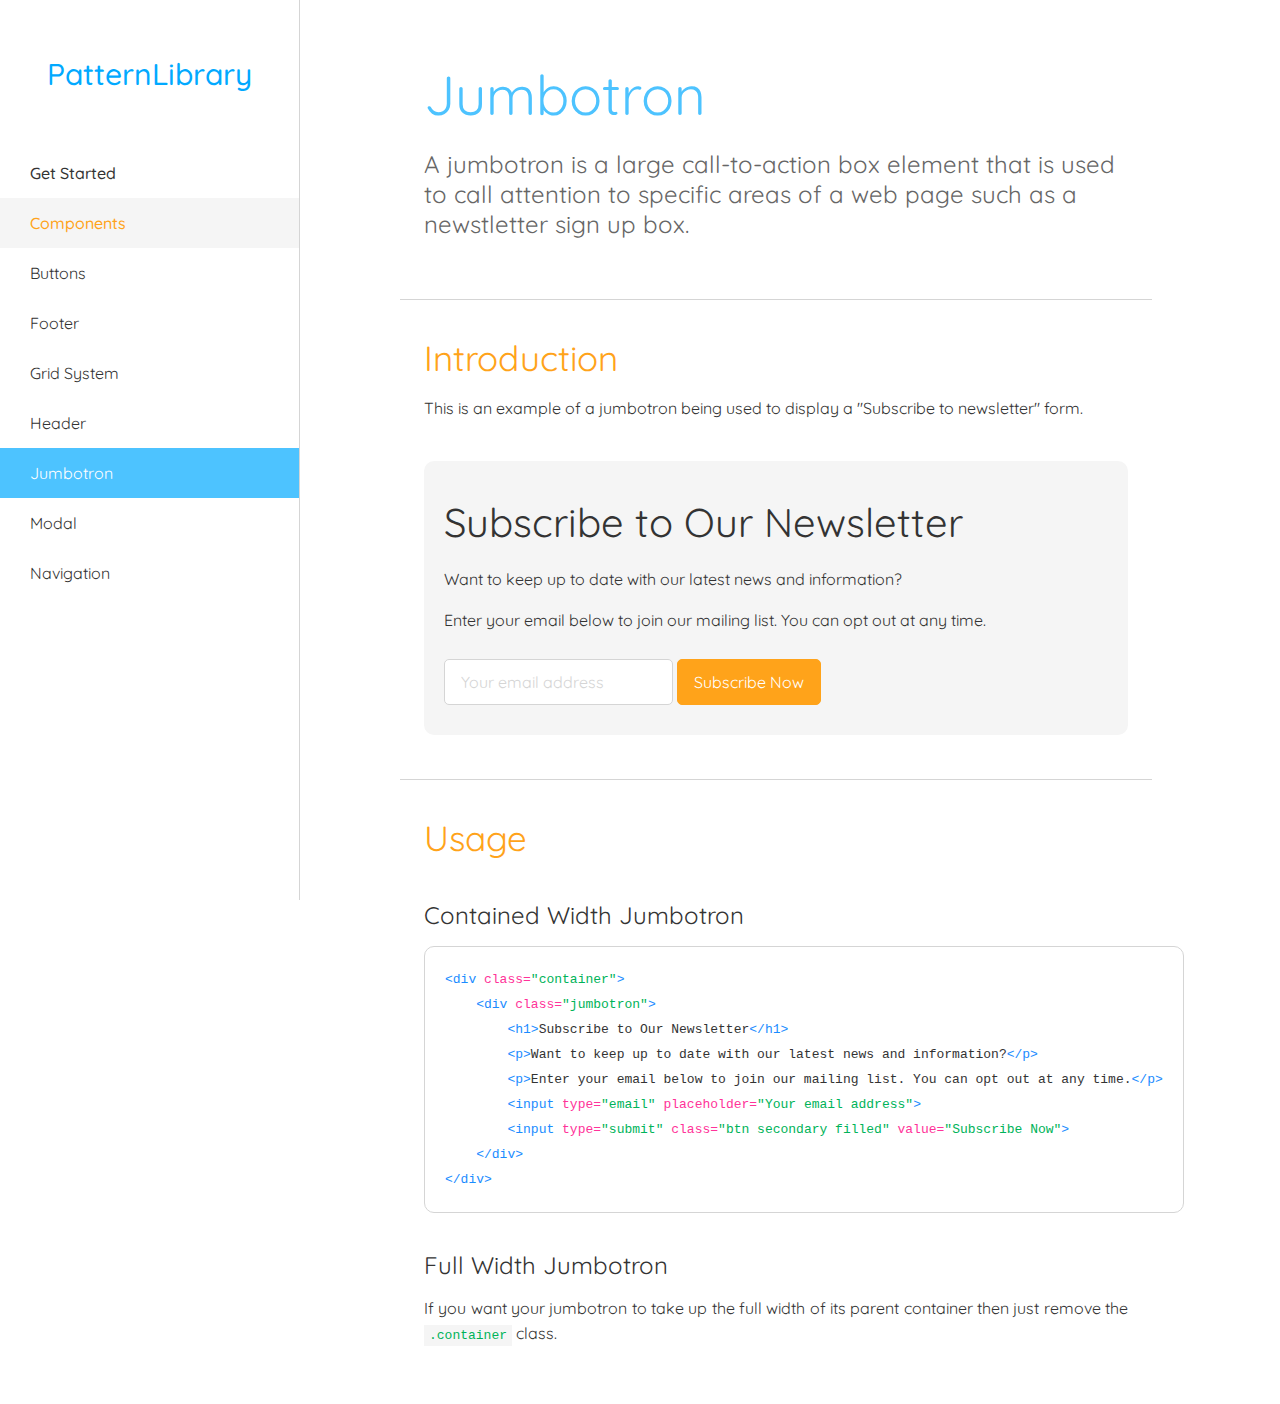
<file: jumbotron.html>
<!DOCTYPE html>
<html lang="en">
    <head>
        <meta charset="utf-8">
        <meta name="viewport" content="width=device-width, initial-scale=1.0">
        <link rel="stylesheet" href="css/PatternLibrary.css">
        <title>Get Started with Pattern Library</title>
    </head>
    <body id="is-dropdown-page">
        <div class="documentation-wrapper">
            <header>
                <div class="fixed-sidenav">
                    <div class="column">
                        <a class="logo center" href="index.html">PatternLibrary</a>
                        <a class="sidenav-item" href="index.html">Get Started</a>
                        <a class="sidenav-item dropdown-btn active" href="#!">Components</a>
                        <div class="dropdown-container">
                            <a class="dropdown-item" href="buttons.html">Buttons</a>
                            <a class="dropdown-item" href="footer.html">Footer</a>
                            <a class="dropdown-item" href="grid.html">Grid System</a>
                            <a class="dropdown-item" href="header.html">Header</a>
                            <a class="dropdown-item active-dropdown-item" href="jumbotron.html">Jumbotron</a>
                            <a class="dropdown-item" href="modal.html">Modal</a>
                            <a class="dropdown-item" href="navigation.html">Navigation</a>
                        </div>
                    </div>
                </div>
            </header>
            <main>
                <div class="row section">
                    <div class="column">
                        <h1 class="heading">Jumbotron</h1>
                        <h4 class="tagline">A jumbotron is a large call-to-action box element that is used to call attention to specific areas of a web page such as a newstletter sign up box.</h4>
                    </div>
                </div>
                <div class="section">
                    <div class="row">
                        <div class="column column-title">
                            <h2 class="title">Introduction</h2>
                            <p>This is an example of a jumbotron being used to display a "Subscribe to newsletter" form.</p>
                        </div>
                    </div>
                    <div class="row">
                        <div class="column">
                            <div class="jumbotron">
                                <h1>Subscribe to Our Newsletter</h1>
                                <p>Want to keep up to date with our latest news and information?</p>
                                <p>Enter your email below to join our mailing list. You can opt out at any time.</p>
                                <form>
                                    <input type="email" placeholder="Your email address">
                                    <input type="submit" class="btn secondary filled" value="Subscribe Now">
                                </form>
                            </div>
                        </div>
                    </div>
                </div>
                <div class="section">
                    <div class="row">
                        <div class="column column-title">
                            <h2 class="title">Usage</h2>
                        </div>
                    </div>
                    <div class="row">
                        <div class="column">
                            <h4 class="subtitle">Contained Width Jumbotron</h4>
<pre>
<code class="code-block"><span class="tag">&lt;div </span><span class="attrib">class=</span><span class="value">"container"</span><span class="tag">&gt;</span>
    <span class="tag">&lt;div </span><span class="attrib">class=</span><span class="value">"jumbotron"</span><span class="tag">&gt;</span>
        <span class="tag">&lt;h1&gt;</span>Subscribe to Our Newsletter<span class="tag">&lt;/h1&gt;</span>
        <span class="tag">&lt;p&gt;</span>Want to keep up to date with our latest news and information?<span class="tag">&lt;/p&gt;</span>
        <span class="tag">&lt;p&gt;</span>Enter your email below to join our mailing list. You can opt out at any time.<span class="tag">&lt;/p&gt;</span>
        <span class="tag">&lt;input </span><span class="attrib">type=</span><span class="value">"email" </span><span class="attrib">placeholder=</span><span class="value">"Your email address"</span><span class="tag">&gt;</span>
        <span class="tag">&lt;input </span><span class="attrib">type=</span><span class="value">"submit" </span><span class="attrib">class=</span><span class="value">"btn secondary filled" </span><span class="attrib">value=</span><span class="value">"Subscribe Now"</span><span class="tag">&gt;</span>
    <span class="tag">&lt;/div&gt;</span>
<span class="tag">&lt;/div&gt;</span>
</code>
</pre>
                        </div>
                    </div>
                    <div class="row">
                        <div class="column column-title">
                            <h4 class="subtitle">Full Width Jumbotron</h4>
                            <p>If you want your jumbotron to take up the full width of its parent container then just remove the <code class="code-inline"><span class="value">.container</span></code> class.</p>
                        </div>
                    </div>
                </div>
            </main>
            <script src="js/jquery-3.3.1.min.js"></script>
            <script src="js/main.js"></script>
        </div>
    </body>
</html>
</file>
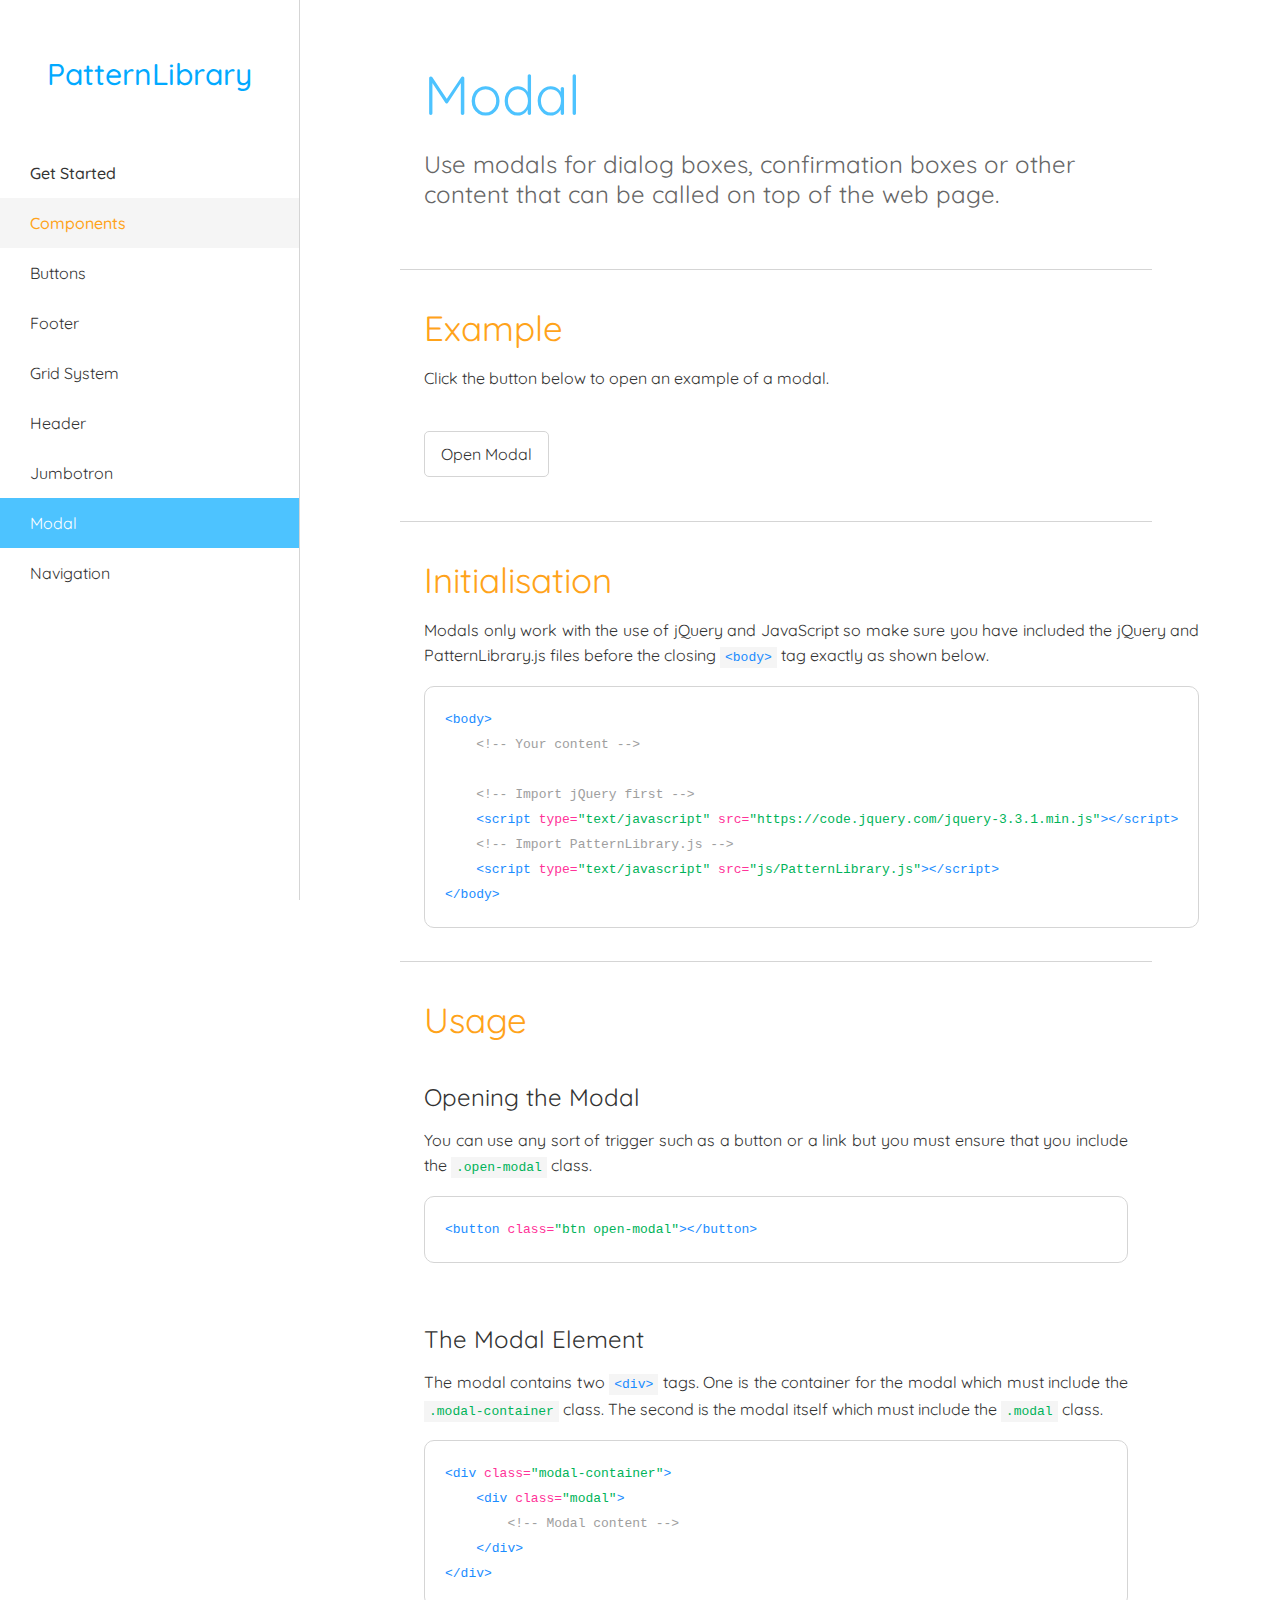
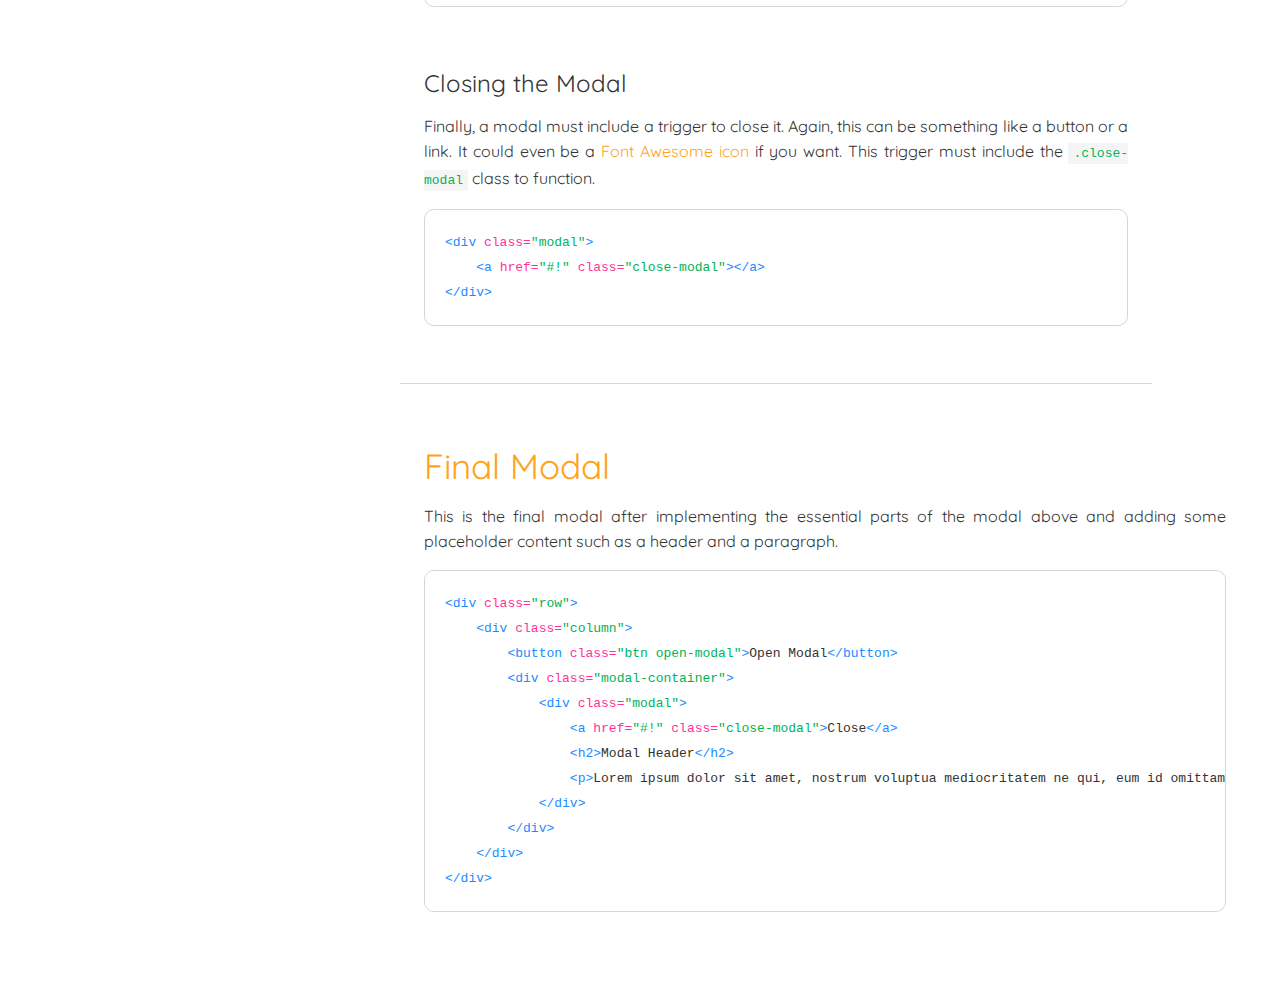
<file: modal.html>
<!DOCTYPE html>
<html lang="en">
    <head>
        <meta charset="utf-8">
        <meta name="viewport" content="width=device-width, initial-scale=1.0">
        <link rel="stylesheet" href="https://use.fontawesome.com/releases/v5.0.12/css/all.css">
        <link rel="stylesheet" href="css/PatternLibrary.css">
        <title>Get Started with Pattern Library</title>
    </head>
    <body id="is-dropdown-page">
        <div class="documentation-wrapper">
            <header>
                <div class="fixed-sidenav">
                    <div class="column">
                        <a class="logo center" href="index.html">PatternLibrary</a>
                        <a class="sidenav-item" href="index.html">Get Started</a>
                        <a class="sidenav-item dropdown-btn active" href="#!">Components</a>
                        <div class="dropdown-container">
                            <a class="dropdown-item" href="buttons.html">Buttons</a>
                            <a class="dropdown-item" href="footer.html">Footer</a>
                            <a class="dropdown-item" href="grid.html">Grid System</a>
                            <a class="dropdown-item" href="header.html">Header</a>
                            <a class="dropdown-item" href="jumbotron.html">Jumbotron</a>
                            <a class="dropdown-item active-dropdown-item" href="modal.html">Modal</a>
                            <a class="dropdown-item" href="navigation.html">Navigation</a>
                        </div>
                    </div>
                </div>
            </header>
            <main>
                <div class="row section">
                    <div class="column">
                        <h1 class="heading">Modal</h1>
                        <h4 class="tagline">Use modals for dialog boxes, confirmation boxes or other content that can be called on top of the web page.</h4>
                    </div>
                </div>
                <div class="section">
                    <div class="row">
                        <div class="column column-title">
                            <h2 class="title">Example</h2>
                            <p>Click the button below to open an example of a modal.</p>
                        </div>
                    </div>
                    <div class="row">
                        <div class="column">
                            <button class="btn open-modal">Open Modal</button>
                            <div class="modal-container">
                                <div class="modal">
                                    <a href="#!" class="close-modal">Close</a>
                                    <h2>Modal Header</h2>
                                    <p class="justify">Lorem ipsum dolor sit amet, nostrum voluptua mediocritatem ne qui, eum id omittam ocurreret imperdiet. Quaeque numquam graecis ut, ne viderer maiorum delicatissimi. Has erat nobis contentiones ei, ex has vulputate intellegam. No dicit dolore est, possim laboramus in nec. Laudem soluta dolorem usu cu, usu postulant eloquentiam ne. In pro putant debitis scaevola, te sit nostro deserunt. Et etiam dicit posidonium vis, ex mundi feugiat mnesarchum pro, sint atqui repudiandae an. Mel noluisse assentior cu. Ei has ipsum temporibus, his invenire intellegat at, iriure deleniti legendos no mei.</p>
                                </div>
                            </div>
                        </div>
                    </div>
                </div>
                <div class="section">
                    <div class="row">
                        <div class="column column-title">
                            <h2 class="title">Initialisation</h2>
                            <p>Modals only work with the use of jQuery and JavaScript so make sure you have included the jQuery and PatternLibrary.js files before the closing <code class="code-inline"><span class="tag">&lt;body&gt;</span></code> tag exactly as shown below.</p>
<pre>
<code class="code-block"><span class="tag">&lt;body&gt;</span>
    <span class="comment">&lt;!-- Your content --&gt;</span>
    
    <span class="comment">&lt;!-- Import jQuery first --&gt;</span>
    <span class="tag">&lt;script </span><span class="attrib">type=</span><span class="value">"text/javascript" </span><span class="attrib">src=</span><span class="value">"https://code.jquery.com/jquery-3.3.1.min.js"</span><span class="tag">&gt;&lt;/script&gt;</span>
    <span class="comment">&lt;!-- Import PatternLibrary.js --&gt;</span>
    <span class="tag">&lt;script </span><span class="attrib">type=</span><span class="value">"text/javascript" </span><span class="attrib">src=</span><span class="value">"js/PatternLibrary.js"</span><span class="tag">&gt;&lt;/script&gt;</span>
<span class="tag">&lt;/body&gt;</span>
</code>
</pre>
                        </div>
                    </div>
                </div>
                <div class="section">
                    <div class="row">
                        <div class="column column-title">
                            <h2 class="title">Usage</h2>
                        </div>
                    </div>
                    <div class="row">
                        <div class="column">
                            <h4 class="subtitle">Opening the Modal</h4>
                            <p>You can use any sort of trigger such as a button or a link but you must ensure that you include the <code class="code-inline"><span class="value">.open-modal</span></code> class.</p>
<pre>
<code class="code-block"><span class="tag">&lt;button </span><span class="attrib">class=</span><span class="value">"btn open-modal"</span><span class="tag">&gt;&lt;/button&gt;</span>
</code>
</pre>
                        </div>
                    </div>
                    <div class="row">
                        <div class="column">
                            <h4 class="subtitle">The Modal Element</h4>
                            <p>The modal contains two <code class="code-inline"><span class="tag">&lt;div&gt;</span></code> tags. One is the container for the modal which must include the <code class="code-inline"><span class="value">.modal-container</span></code> class. The second is the modal itself which must include the <code class="code-inline"><span class="value">.modal</span></code> class.</p>
<pre>
<code class="code-block"><span class="tag">&lt;div </span><span class="attrib">class=</span><span class="value">"modal-container"</span><span class="tag">&gt;</span>
    <span class="tag">&lt;div </span><span class="attrib">class=</span><span class="value">"modal"</span><span class="tag">&gt;</span>
        <span class="comment">&lt;!-- Modal content --&gt;</span>
    <span class="tag">&lt;/div&gt;</span>
<span class="tag">&lt;/div&gt;</span>
</code>
</pre>
                        </div>
                    </div>
                    <div class="row">
                        <div class="column">
                            <h4 class="subtitle">Closing the Modal</h4>
                            <p>Finally, a modal must include a trigger to close it. Again, this can be something like a button or a link. It could even be a <a href="index.html#fa-icons">Font Awesome icon</a> if you want. This trigger must include the <code class="code-inline"><span class="value">.close-modal</span></code> class to function.</p>
<pre>
<code class="code-block"><span class="tag">&lt;div </span><span class="attrib">class=</span><span class="value">"modal"</span><span class="tag">&gt;</span>
    <span class="tag">&lt;a </span><span class="attrib">href=</span><span class="value">"#!" </span><span class="attrib">class=</span><span class="value">"close-modal"</span><span class="tag">&gt;&lt;/a&gt;</span>
<span class="tag">&lt;/div&gt;</span>
</code>
</pre>
                        </div>
                    </div>
                </div>
                <div class="section">
                    <div class="row">
                        <div class="column">
                            <h2 class="title">Final Modal</h2>
                            <p>This is the final modal after implementing the essential parts of the modal above and adding some placeholder content such as a header and a paragraph.</p>
<pre>
<code class="code-block"><span class="tag">&lt;div </span><span class="attrib">class=</span><span class="value">"row"</span><span class="tag">&gt;</span>
    <span class="tag">&lt;div </span><span class="attrib">class=</span><span class="value">"column"</span><span class="tag">&gt;</span>
        <span class="tag">&lt;button </span><span class="attrib">class=</span><span class="value">"btn open-modal"</span><span class="tag">&gt;</span>Open Modal<span class="tag">&lt;/button&gt;</span>
        <span class="tag">&lt;div </span><span class="attrib">class=</span><span class="value">"modal-container"</span><span class="tag">&gt;</span>
            <span class="tag">&lt;div </span><span class="attrib">class=</span><span class="value">"modal"</span><span class="tag">&gt;</span>
                <span class="tag">&lt;a </span><span class="attrib">href=</span><span class="value">"#!"</span> <span class="attrib">class=</span><span class="value">"close-modal"</span><span class="tag">&gt;</span>Close<span class="tag">&lt;/a&gt;</span>
                <span class="tag">&lt;h2&gt;</span>Modal Header<span class="tag">&lt;/h2&gt;</span>
                <span class="tag">&lt;p&gt;</span>Lorem ipsum dolor sit amet, nostrum voluptua mediocritatem ne qui, eum id omittam ocurreret imperdiet. Quaeque numquam graecis ut, ne viderer maiorum delicatissimi. Has erat nobis contentiones ei, ex has vulputate intellegam. No dicit dolore est, possim laboramus in nec. Laudem soluta dolorem usu cu, usu postulant eloquentiam ne. In pro putant debitis scaevola, te sit nostro deserunt. Et etiam dicit posidonium vis, ex mundi feugiat mnesarchum pro, sint atqui repudiandae an. Mel noluisse assentior cu. Ei has ipsum temporibus, his invenire intellegat at, iriure deleniti legendos no mei.<span class="tag">&lt;/p&gt;</span>
            <span class="tag">&lt;/div&gt;</span>
        <span class="tag">&lt;/div&gt;</span>
    <span class="tag">&lt;/div&gt;</span>
<span class="tag">&lt;/div&gt;</span>
</code>
</pre>
                        </div>
                    </div>
                </div>
            </main>
            <script src="js/jquery-3.3.1.min.js"></script>
            <script src="js/main.js"></script>
        </div>
    </body>
</html>
</file>
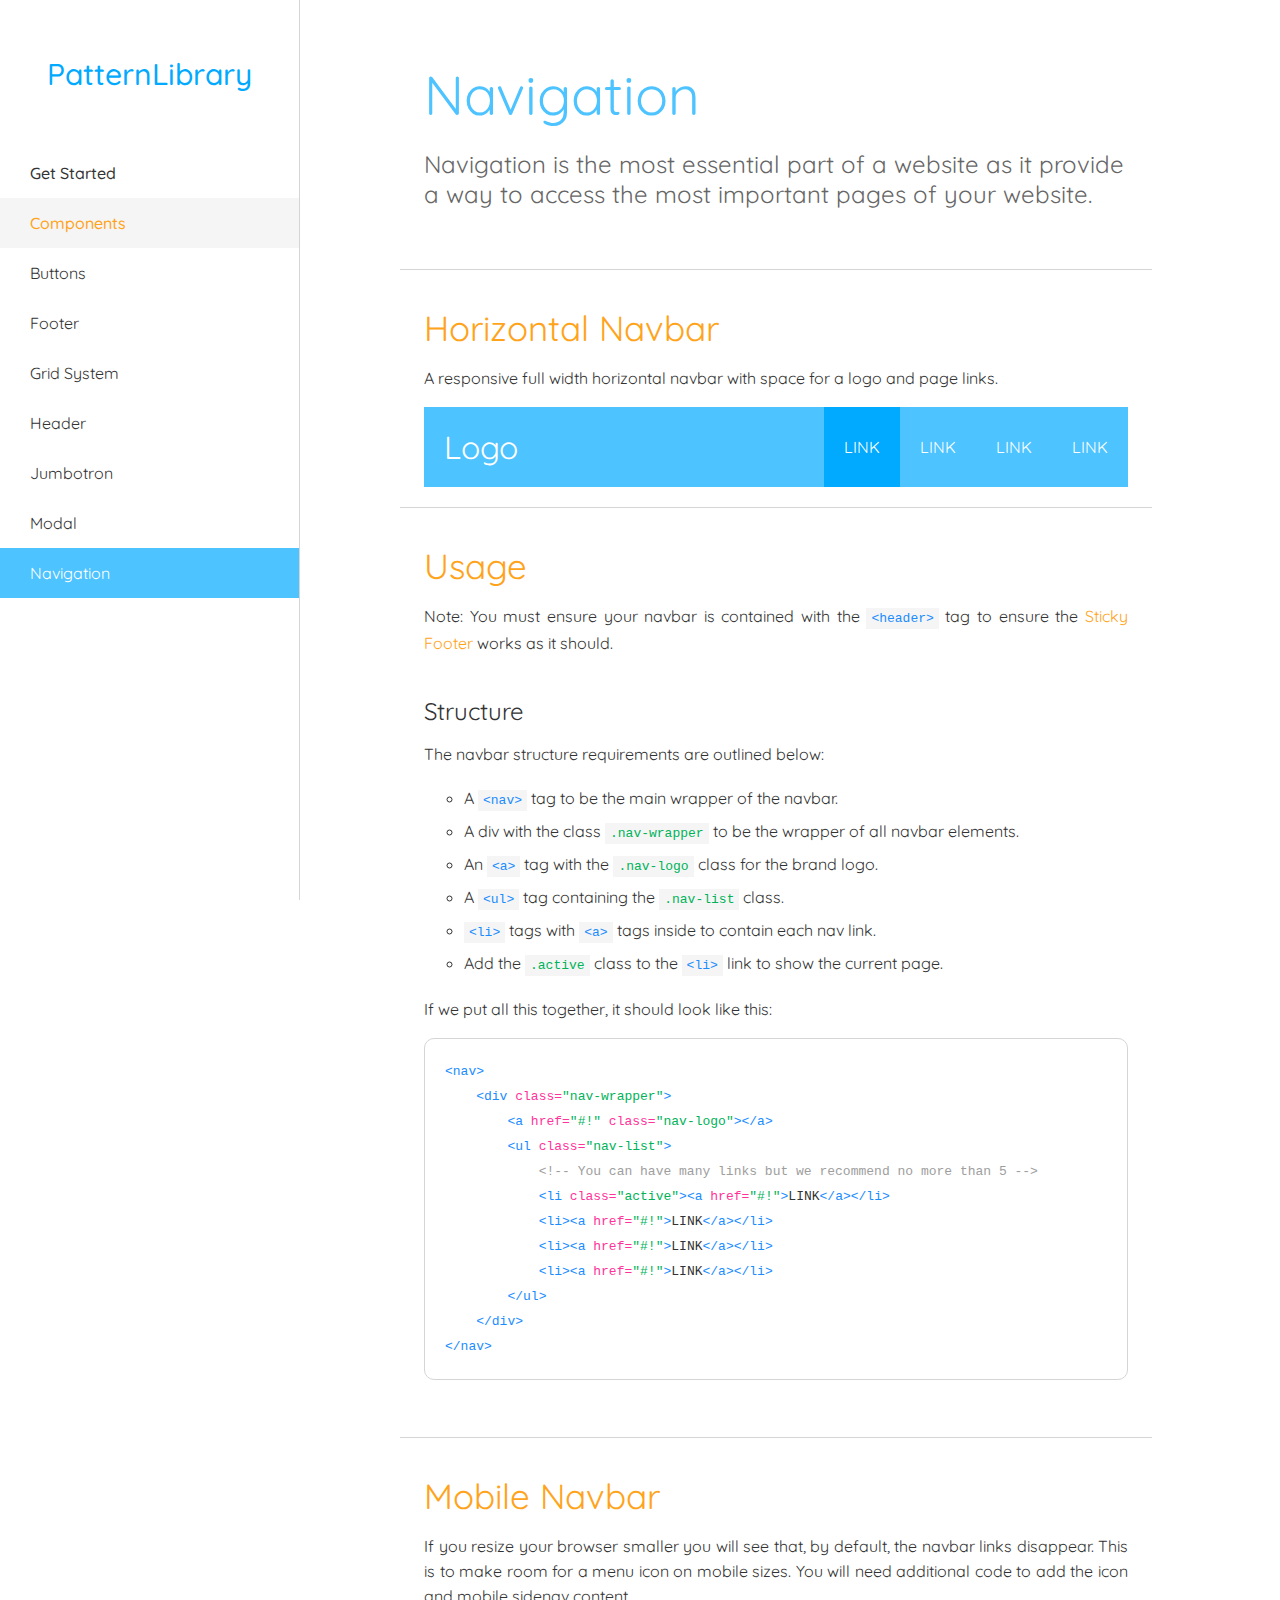
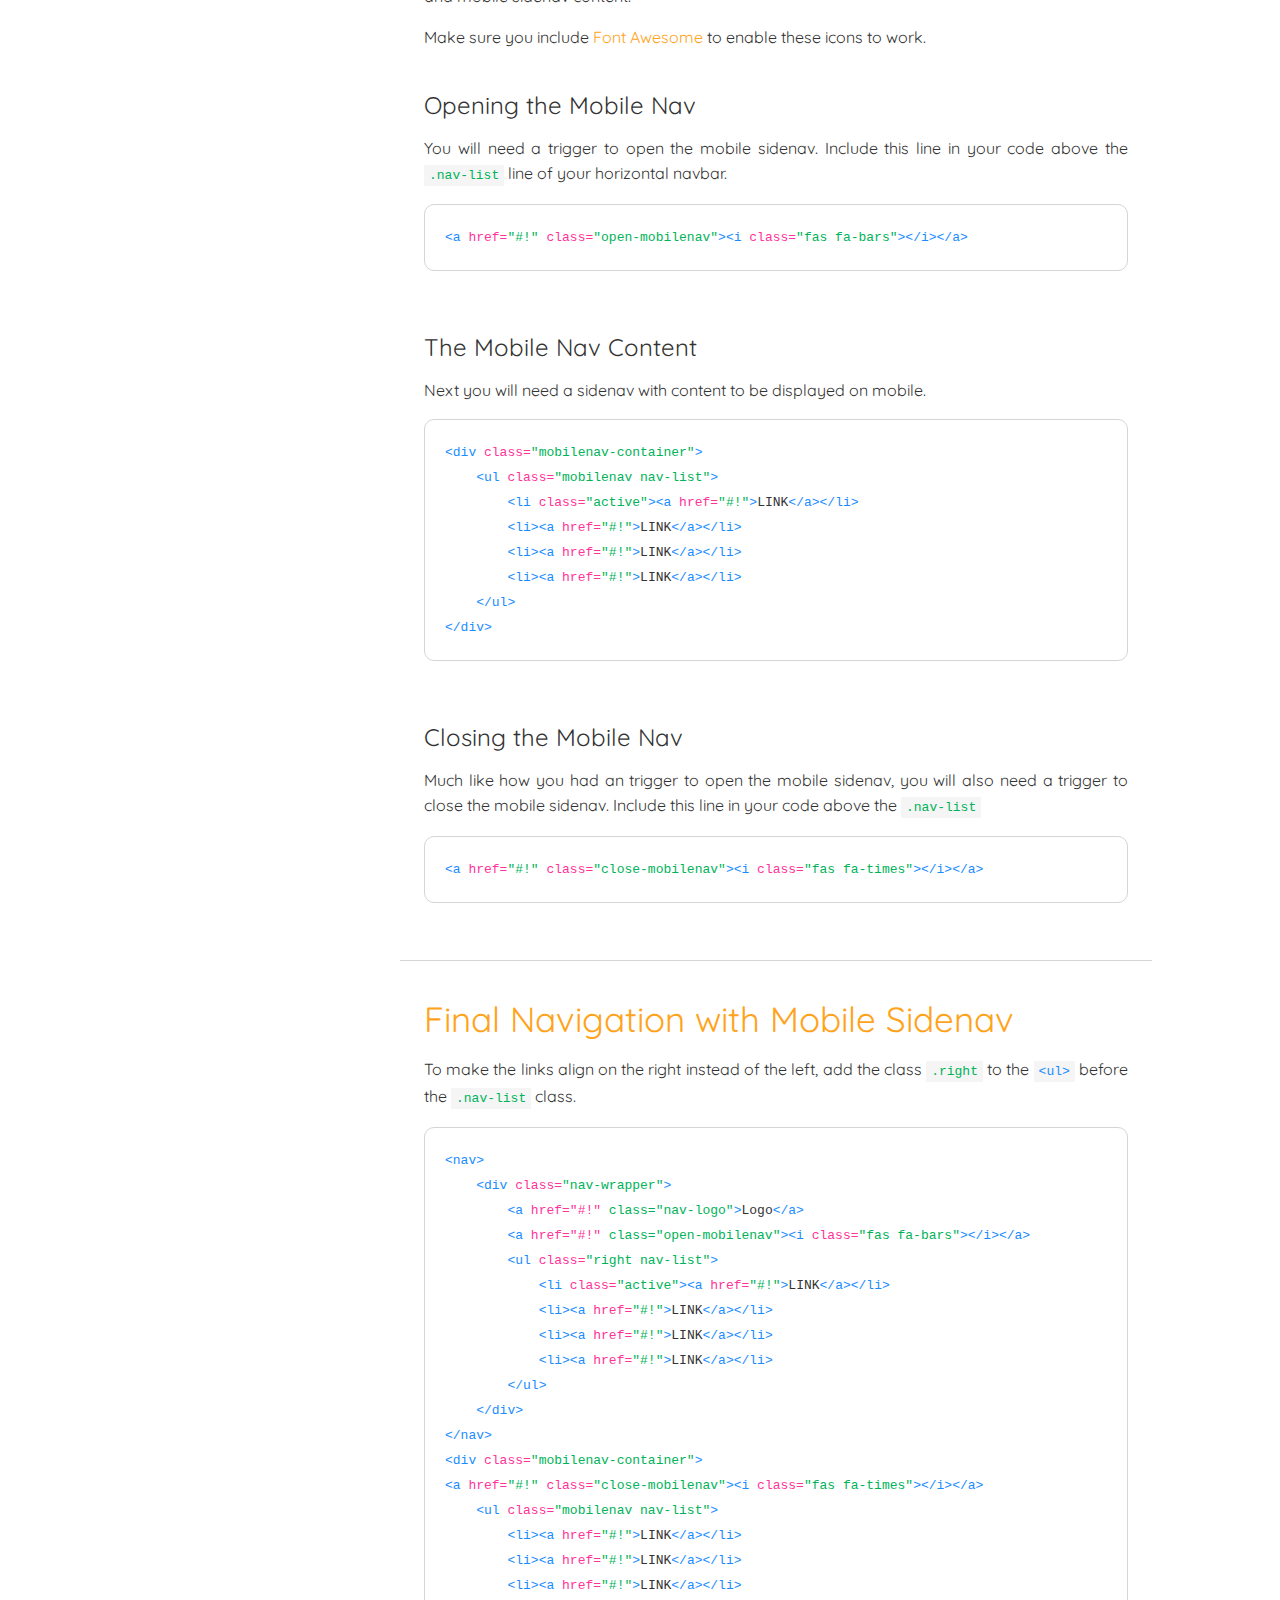
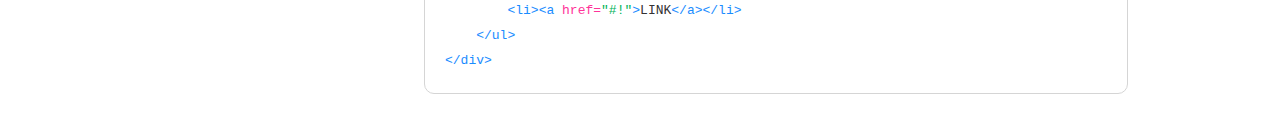
<file: navigation.html>
<!DOCTYPE html>
<html lang="en">
    <head>
        <meta charset="utf-8">
        <meta name="viewport" content="width=device-width, initial-scale=1.0">
        <link rel="stylesheet" href="https://use.fontawesome.com/releases/v5.0.12/css/all.css">
        <link rel="stylesheet" href="css/PatternLibrary.css">
        <title>Get Started with Pattern Library</title>
    </head>
    <body id="is-dropdown-page">
        <div class="documentation-wrapper">
            <header>
                <div class="fixed-sidenav">
                    <div class="column">
                        <a class="logo center" href="index.html">PatternLibrary</a>
                        <a class="sidenav-item" href="index.html">Get Started</a>
                        <a class="sidenav-item dropdown-btn active" href="#!">Components</a>
                        <div class="dropdown-container">
                            <a class="dropdown-item" href="buttons.html">Buttons</a>
                            <a class="dropdown-item" href="footer.html">Footer</a>
                            <a class="dropdown-item" href="grid.html">Grid System</a>
                            <a class="dropdown-item" href="header.html">Header</a>
                            <a class="dropdown-item" href="jumbotron.html">Jumbotron</a>
                            <a class="dropdown-item" href="modal.html">Modal</a>
                            <a class="dropdown-item active-dropdown-item" href="navigation.html">Navigation</a>
                        </div>
                    </div>
                </div>
            </header>
            <main>
                <div class="section">
                    <div class="row">
                        <div class="column">
                            <h1 class="heading">Navigation</h1>
                            <h4 class="tagline">Navigation is the most essential part of a website as it provide a way to access the most important pages of your website.</h4>
                        </div>
                    </div>
                </div>
                <div class="section">
                    <div class="row">
                        <div class="column column-title">
                            <h2 class="title">Horizontal Navbar</h2>
                            <p>A responsive full width horizontal navbar with space for a logo and page links.</p>
                            <nav>
                                <div class="nav-wrapper">
                                    <a href="#!" class="nav-logo">Logo</a>
                                    <ul class="right nav-list">
                                        <li class="active"><a href="#!">LINK</a></li>
                                        <li><a href="#!">LINK</a></li>
                                        <li><a href="#!">LINK</a></li>
                                        <li><a href="#!">LINK</a></li>
                                    </ul>
                                </div>
                            </nav>
                        </div>
                    </div>
                </div>
                <div class="section">
                    <div class="row">
                        <div class="column column-title">
                            <h2 class="title">Usage</h2>
                            <p>Note: You must ensure your navbar is contained with the <code class="code-inline"><span class="tag">&lt;header&gt;</span></code> tag to ensure the <a href="footer.html#footer">Sticky Footer</a> works as it should.</p>
                        </div>
                    </div>
                    <div class="row">
                        <div class="column">
                            <h4 class="subtitle">Structure</h4>
                            <p>The navbar structure requirements are outlined below:</p>
                            <ul class="explain-list">
                                <li>A <code class="code-inline"><span class="tag">&lt;nav&gt;</span></code> tag to be the main wrapper of the navbar.</li>
                                <li>A div with the class <code class="code-inline"><span class="value">.nav-wrapper</span></code> to be the wrapper of all navbar elements.</li>
                                <li>An <code class="code-inline"><span class="tag">&lt;a&gt;</span></code> tag with the <code class="code-inline"><span class="value">.nav-logo</span></code> class for the brand logo.</li>
                                <li>A <code class="code-inline"><span class="tag">&lt;ul&gt;</span></code> tag containing the <code class="code-inline"><span class="value">.nav-list</span></code> class.</li>
                                <li><code class="code-inline"><span class="tag">&lt;li&gt;</span></code> tags with <code class="code-inline"><span class="tag">&lt;a&gt;</span></code> tags inside to contain each nav link.</li>
                                <li>Add the <code class="code-inline"><span class="value">.active</span></code> class to the <code class="code-inline"><span class="tag">&lt;li&gt;</span></code> link to show the current page.</li>
                            </ul>
                            <p>If we put all this together, it should look like this:</p>
<pre>
<code class="code-block"><span class="tag">&lt;nav&gt;</span>
    <span class="tag">&lt;div </span><span class="attrib">class=</span><span class="value">"nav-wrapper"</span><span class="tag">&gt;</span>
        <span class="tag">&lt;a </span><span class="attrib">href=</span><span class="value">"#!" </span><span class="attrib">class=</span><span class="value">"nav-logo"</span><span class="tag">&gt;&lt;/a&gt;</span>
        <span class="tag">&lt;ul </span><span class="attrib">class=</span><span class="value">"nav-list"</span><span class="tag">&gt;</span>
            <span class="comment">&lt;!-- You can have many links but we recommend no more than 5 --&gt;</span>
            <span class="tag">&lt;li </span><span class="attrib">class=</span><span class="value">"active"</span><span class="tag">&gt;&lt;a </span><span class="attrib">href=</span><span class="value">"#!"</span><span class="tag">&gt;</span>LINK<span class="tag">&lt;/a&gt;&lt;/li&gt;</span>
            <span class="tag">&lt;li&gt;&lt;a </span><span class="attrib">href=</span><span class="value">"#!"</span><span class="tag">&gt;</span>LINK<span class="tag">&lt;/a&gt;&lt;/li&gt;</span>
            <span class="tag">&lt;li&gt;&lt;a </span><span class="attrib">href=</span><span class="value">"#!"</span><span class="tag">&gt;</span>LINK<span class="tag">&lt;/a&gt;&lt;/li&gt;</span>
            <span class="tag">&lt;li&gt;&lt;a </span><span class="attrib">href=</span><span class="value">"#!"</span><span class="tag">&gt;</span>LINK<span class="tag">&lt;/a&gt;&lt;/li&gt;</span>
        <span class="tag">&lt;/ul&gt;</span>
    <span class="tag">&lt;/div&gt;</span>
<span class="tag">&lt;/nav&gt;</span>
</code>
</pre>
                        </div>
                    </div>
                </div>
                <div class="section">
                    <div class="row">
                        <div class="column column-title">
                            <h2 class="title">Mobile Navbar</h2>
                            <p>If you resize your browser smaller you will see that, by default, the navbar links disappear. This is to make room for a menu icon on mobile sizes. You will need additional code to add the icon and mobile sidenav content.</p>
                            <p>Make sure you include <a href="index.html#fa-icons">Font Awesome</a> to enable these icons to work.</p>
                        </div>
                    </div>
                    <div class="row">
                        <div class="column">
                            <h4 class="subtitle">Opening the Mobile Nav</h4>
                            <p>You will need a trigger to open the mobile sidenav. Include this line in your code above the <code class="code-inline"><span class="value">.nav-list</span></code> line of your horizontal navbar.</p>
<pre>
<code class="code-block"><span class="tag">&lt;a </span><span class="attrib">href=</span><span class="value">"#!" </span><span class="attrib">class=</span><span class="value">"open-mobilenav"</span><span class="tag">&gt;&lt;i </span><span class="attrib">class=</span><span class="value">"fas fa-bars"</span><span class="tag">&gt;&lt;/i&gt;&lt;/a&gt;</span>
</code>
</pre>
                        </div>
                    </div>
                    <div class="row">
                        <div class="column">
                            <h4 class="subtitle">The Mobile Nav Content</h4>
                            <p>Next you will need a sidenav with content to be displayed on mobile.</p>
<pre>
<code class="code-block"><span class="tag">&lt;div </span><span class="attrib">class=</span><span class="value">"mobilenav-container"</span><span class="tag">&gt;</span>
    <span class="tag">&lt;ul </span><span class="attrib">class=</span><span class="value">"mobilenav nav-list"</span><span class="tag">&gt;</span>
        <span class="tag">&lt;li </span><span class="attrib">class=</span><span class="value">"active"</span><span class="tag">&gt;&lt;a </span><span class="attrib">href=</span><span class="value">"#!"</span><span class="tag">&gt;</span>LINK<span class="tag">&lt;/a&gt;&lt;/li&gt;</span>
        <span class="tag">&lt;li&gt;&lt;a </span><span class="attrib">href=</span><span class="value">"#!"</span><span class="tag">&gt;</span>LINK<span class="tag">&lt;/a&gt;&lt;/li&gt;</span>
        <span class="tag">&lt;li&gt;&lt;a </span><span class="attrib">href=</span><span class="value">"#!"</span><span class="tag">&gt;</span>LINK<span class="tag">&lt;/a&gt;&lt;/li&gt;</span>
        <span class="tag">&lt;li&gt;&lt;a </span><span class="attrib">href=</span><span class="value">"#!"</span><span class="tag">&gt;</span>LINK<span class="tag">&lt;/a&gt;&lt;/li&gt;</span>
    <span class="tag">&lt;/ul&gt;</span>
<span class="tag">&lt;/div&gt;</span>
</code>
</pre>
                        </div>
                    </div>
                    <div class="row">
                        <div class="column">
                            <h4 class="subtitle">Closing the Mobile Nav</h4>
                            <p>Much like how you had an trigger to open the mobile sidenav, you will also need a trigger to close the mobile sidenav. Include this line in your code above the <code class="code-inline"><span class="value">.nav-list</span></code></p>
<pre>
<code class="code-block"><span class="tag">&lt;a </span><span class="attrib">href=</span><span class="value">"#!" </span><span class="attrib">class=</span><span class="value">"close-mobilenav"</span><span class="tag">&gt;&lt;i </span><span class="attrib">class=</span><span class="value">"fas fa-times"</span><span class="tag">&gt;&lt;/i&gt;&lt;/a&gt;</span>
</code>
</pre>
                        </div>
                    </div>
                </div>
                <div class="section">
                    <div class="row">
                        <div class="column column-title">
                            <h2 class="title">Final Navigation with Mobile Sidenav</h2>
                            <p>To make the links align on the right instead of the left, add the class <code class="code-inline"><span class="value">.right</span></code> to the <code class="code-inline"><span class="tag">&lt;ul&gt;</span></code> before the <code class="code-inline"><span class="value">.nav-list</span></code> class.</p>
<pre>
<code class="code-block"><span class="tag">&lt;nav&gt;</span>
    <span class="tag">&lt;div </span><span class="attrib">class=</span><span class="value">"nav-wrapper"</span><span class="tag">&gt;</span>
        <span class="tag">&lt;a </span><span class="attrib">href="#!" </span><span class="value">class="nav-logo"</span><span class="tag">&gt;</span>Logo<span class="tag">&lt;/a&gt;</span>
        <span class="tag">&lt;a </span><span class="attrib">href="#!" </span><span class="value">class="open-mobilenav"</span><span class="tag">&gt;&lt;i </span><span class="attrib">class=</span><span class="value">"fas fa-bars"</span><span class="tag">&gt;&lt;/i&gt;&lt;/a&gt;</span>
        <span class="tag">&lt;ul </span><span class="attrib">class=</span><span class="value">"right nav-list"</span><span class="tag">&gt;</span>
            <span class="tag">&lt;li </span><span class="attrib">class=</span><span class="value">"active"</span><span class="tag">&gt;&lt;a </span><span class="attrib">href=</span><span class="value">"#!"</span><span class="tag">&gt;</span>LINK<span class="tag">&lt;/a&gt;&lt;/li&gt;</span>
            <span class="tag">&lt;li&gt;&lt;a </span><span class="attrib">href=</span><span class="value">"#!"</span><span class="tag">&gt;</span>LINK<span class="tag">&lt;/a&gt;&lt;/li&gt;</span>
            <span class="tag">&lt;li&gt;&lt;a </span><span class="attrib">href=</span><span class="value">"#!"</span><span class="tag">&gt;</span>LINK<span class="tag">&lt;/a&gt;&lt;/li&gt;</span>
            <span class="tag">&lt;li&gt;&lt;a </span><span class="attrib">href=</span><span class="value">"#!"</span><span class="tag">&gt;</span>LINK<span class="tag">&lt;/a&gt;&lt;/li&gt;</span>
        <span class="tag">&lt;/ul&gt;</span>
    <span class="tag">&lt;/div&gt;</span>
<span class="tag">&lt;/nav&gt;</span>
<span class="tag">&lt;div </span><span class="attrib">class=</span><span class="value">"mobilenav-container"</span><span class="tag">&gt;</span>
<span class="tag">&lt;a </span><span class="attrib">href=</span><span class="value">"#!" </span><span class="attrib">class=</span><span class="value">"close-mobilenav"</span><span class="tag">&gt;&lt;i </span><span class="attrib">class=</span><span class="value">"fas fa-times"</span><span class="tag">&gt;&lt;/i&gt;&lt;/a&gt;</span>
    <span class="tag">&lt;ul </span><span class="attrib">class=</span><span class="value">"mobilenav nav-list"</span><span class="tag">&gt;</span>
        <span class="tag">&lt;li&gt;&lt;a </span><span class="attrib">href=</span><span class="value">"#!"</span><span class="tag">&gt;</span>LINK<span class="tag">&lt;/a&gt;&lt;/li&gt;</span>
        <span class="tag">&lt;li&gt;&lt;a </span><span class="attrib">href=</span><span class="value">"#!"</span><span class="tag">&gt;</span>LINK<span class="tag">&lt;/a&gt;&lt;/li&gt;</span>
        <span class="tag">&lt;li&gt;&lt;a </span><span class="attrib">href=</span><span class="value">"#!"</span><span class="tag">&gt;</span>LINK<span class="tag">&lt;/a&gt;&lt;/li&gt;</span>
        <span class="tag">&lt;li&gt;&lt;a </span><span class="attrib">href=</span><span class="value">"#!"</span><span class="tag">&gt;</span>LINK<span class="tag">&lt;/a&gt;&lt;/li&gt;</span>
    <span class="tag">&lt;/ul&gt;</span>
<span class="tag">&lt;/div&gt;</span>
</code>
</pre>
                        </div>
                    </div>
                </div>
            </main>
            <script src="js/jquery-3.3.1.min.js"></script>
            <script src="js/main.js"></script>
        </div>
    </body>
</html>
</file>
<file: css/PatternLibrary.css>
@import url("https://fonts.googleapis.com/css?family=Quicksand:400,500");
html {
  box-sizing: border-box; }

*,
*:before,
*:after {
  box-sizing: inherit; }

body {
  padding: 0;
  margin: 0;
  font-family: "Quicksand", sans-serif;
  font-weight: 400;
  color: #333333;
  display: flex;
  min-height: 100vh;
  flex-direction: column; }

.section {
  width: 100%;
  padding: 20px 0px;
  background-color: #FFFFFF; }

a {
  text-decoration: none;
  color: #FFA31A; }
  a:hover {
    color: #4DC3FF; }

h1, h2, h3, h4, h5, h6 {
  font-weight: 500;
  margin-top: 1rem;
  margin-bottom: 1rem; }

h1 {
  font-size: 2.5rem;
  margin-bottom: 20px; }

h2 {
  font-size: 2rem; }

h3 {
  font-size: 1.75rem; }

h4 {
  font-size: 1.5rem; }

h5 {
  font-size: 1.25rem; }

h6 {
  font-size: 1.1rem; }

i {
  color: #FFA31A;
  font-size: 2rem; }
  i:hover {
    color: #666666; }

ul {
  list-style-type: none; }
  ul li {
    list-style-type: none; }

input {
  padding: 0.75rem 1rem;
  outline: none;
  font-family: "Quicksand", sans-serif;
  font-size: 16px;
  color: #333333;
  border: 1px solid #D5D5D5;
  border-radius: 5px;
  margin-right: 10px;
  vertical-align: top; }

::placeholder {
  font-family: "Quicksand", sans-serif;
  color: #D5D5D5; }

.left-align {
  text-align: left; }

.center, .center-align {
  text-align: center; }

.justify {
  text-align: justify; }

.right-align {
  text-align: right; }

.right {
  float: right; }

@media screen and (min-width: 320px) {
  footer .column {
    text-align: center; } }
@media screen and (min-width: 640px) {
  footer .column {
    text-align: left; }
  footer .container {
    max-width: 100%; }
  footer i {
    font-size: 2.5rem; }
    footer i.fa-facebook-f, footer i.fa-instagram {
      margin-left: 30px; } }
@media screen and (min-width: 960px) {
  footer .container {
    max-width: 70%; } }
main {
  flex: 1; }

.container {
  max-width: 70%;
  margin: 0 auto; }

.column {
  padding: 1rem;
  margin: 8px; }

@media only screen and (min-width: 641px) {
  .row {
    display: flex; }

  .column {
    flex: 1; } }
nav {
  height: 80px;
  width: 100%;
  background-color: #4DC3FF;
  color: #FFFFFF;
  line-height: 80px; }
  nav a {
    font-size: 1rem;
    color: #FFFFFF; }
    nav a:hover {
      color: #FFFFFF; }
  nav .nav-logo {
    position: absolute;
    display: inline-block;
    padding: 0 0 0 20px;
    font-size: 2rem; }
    nav .nav-logo:hover {
      color: #666666; }
  nav .open-mobilenav {
    float: right;
    margin-top: 5px;
    margin-right: 20px; }
    nav .open-mobilenav i {
      color: #FFFFFF; }
      nav .open-mobilenav i:hover {
        color: #666666; }
  nav .nav-wrapper {
    position: relative;
    height: 100%; }
  nav .nav-list {
    margin: 0; }
    nav .nav-list li {
      float: left;
      padding: 0;
      transition: .3s ease-in-out; }
      nav .nav-list li:hover {
        background-color: #01a9ff; }
      nav .nav-list li.active {
        background-color: #01a9ff; }
        nav .nav-list li.active a {
          color: #FFFFFF; }
        nav .nav-list li.active:hover {
          background-color: #0098e6; }
    nav .nav-list a {
      font-size: 1rem;
      display: block;
      padding: 0 20px;
      cursor: pointer; }

@media screen and (min-width: 320px) {
  .nav-wrapper ul {
    display: none; }

  .mobilenav-container {
    display: none; } }
@media screen and (min-width: 640px) {
  .nav-wrapper ul {
    display: inline-block; }

  .open-mobilenav {
    display: none; }

  .mobilenav-container {
    display: none; } }
@media screen and (min-width: 960px) {
  .nav-wrapper ul {
    display: inline-block; }

  .open-mobilenav {
    display: none; }

  .mobilenav-container {
    display: none; } }
.mobilenav-container {
  position: absolute;
  top: 0;
  left: 0;
  width: 100%;
  height: 100%;
  background-color: #4DC3FF;
  z-index: 1; }
  .mobilenav-container a {
    color: #FFFFFF; }
  .mobilenav-container .close-mobilenav {
    position: absolute;
    top: 20px;
    right: 20px; }
    .mobilenav-container .close-mobilenav i {
      color: #FFFFFF; }
      .mobilenav-container .close-mobilenav i:hover {
        color: #666666; }
  .mobilenav-container ul {
    margin-top: 55px;
    font-size: 1.5rem;
    font-weight: 500;
    padding-left: 0px; }
    .mobilenav-container ul li {
      margin-left: 0;
      padding: 20px 0px 20px 50px;
      cursor: pointer; }
      .mobilenav-container ul li:hover {
        background-color: #F5F5F5; }
        .mobilenav-container ul li:hover a {
          color: #666666; }

.btn {
  border: none;
  outline: none;
  cursor: pointer;
  padding: 0.75rem 1rem;
  font-size: 1rem;
  background-color: transparent;
  color: #333333;
  font-family: "Quicksand";
  border: solid 1px #D5D5D5;
  border-radius: 5px;
  transition: all .3s ease-in-out; }
  .btn:hover {
    border-color: #a2a2a2;
    color: #333333; }
  .btn.raised {
    box-shadow: 0px 2px 2px rgba(0, 0, 0, 0.225); }

.btn.filled {
  background-color: #D5D5D5;
  border-color: transparent;
  color: #FFFFFF; }
  .btn.filled:hover {
    background-color: #9E9E9E;
    border-color: #9E9E9E;
    color: #FFFFFF; }
  .btn.filled.primary {
    background-color: #4DC3FF;
    border-color: #4DC3FF;
    color: #FFFFFF; }
    .btn.filled.primary:hover {
      background-color: #01a9ff;
      border-color: #01a9ff; }
  .btn.filled.secondary {
    background-color: #FFA31A;
    border-color: #FFA31A;
    color: #FFFFFF; }
    .btn.filled.secondary:hover {
      background-color: #cd7a00;
      border-color: #cd7a00; }
  .btn.filled.success {
    background-color: #5FB962;
    border-color: #5FB962;
    color: #FFFFFF; }
    .btn.filled.success:hover {
      background-color: #3e8e41;
      border-color: #3e8e41; }
  .btn.filled.error {
    background-color: #F5493D;
    border-color: #F5493D;
    color: #FFFFFF; }
    .btn.filled.error:hover {
      background-color: #da190b;
      border-color: #da190b; }

.btn.outline {
  background-color: transparent;
  color: #333333; }
  .btn.outline:hover {
    background-color: #D5D5D5;
    border-color: transparent;
    color: #FFFFFF; }
  .btn.outline.primary {
    border-color: #4DC3FF;
    color: #4DC3FF; }
    .btn.outline.primary:hover {
      background-color: #4DC3FF;
      color: #FFFFFF; }
  .btn.outline.secondary {
    border-color: #FFA31A;
    color: #FFA31A; }
    .btn.outline.secondary:hover {
      background-color: #FFA31A;
      color: #FFFFFF; }
  .btn.outline.error {
    border-color: #F5493D;
    color: #F5493D; }
    .btn.outline.error:hover {
      background-color: #F5493D;
      color: #FFFFFF; }
  .btn.outline.success {
    border-color: #5FB962;
    color: #5FB962; }
    .btn.outline.success:hover {
      background-color: #5FB962;
      color: #FFFFFF; }

.btn.rounded {
  border-radius: 50px; }

.btn.rounded.outline {
  background-color: transparent;
  color: #333333; }
  .btn.rounded.outline:hover {
    background-color: #D5D5D5;
    border-color: transparent;
    color: #FFFFFF; }
  .btn.rounded.outline.primary {
    background-color: transparent;
    color: #4DC3FF; }
    .btn.rounded.outline.primary:hover {
      background-color: #4DC3FF;
      border-color: #4DC3FF;
      color: #FFFFFF; }
  .btn.rounded.outline.secondary {
    background-color: transparent;
    color: #FFA31A; }
    .btn.rounded.outline.secondary:hover {
      background-color: #FFA31A;
      border-color: #FFA31A;
      color: #FFFFFF; }
  .btn.rounded.outline.error {
    background-color: transparent;
    color: #F5493D; }
    .btn.rounded.outline.error:hover {
      background-color: #F5493D;
      border-color: #F5493D;
      color: #FFFFFF; }
  .btn.rounded.outline.success {
    background-color: transparent;
    color: #5FB962; }
    .btn.rounded.outline.success:hover {
      background-color: #5FB962;
      border-color: #5FB962;
      color: #FFFFFF; }

.btn.rounded.filled {
  bbackground-color: #D5D5D5;
  border-color: transparent;
  color: #FFFFFF; }
  .btn.rounded.filled:hover {
    background-color: #9E9E9E;
    border-color: #9E9E9E;
    color: #FFFFFF; }
  .btn.rounded.filled.primary {
    background-color: #4DC3FF;
    border-color: #4DC3FF; }
    .btn.rounded.filled.primary:hover {
      background-color: #01a9ff;
      border-color: #01a9ff; }
  .btn.rounded.filled.secondary {
    background-color: #FFA31A;
    border-color: #FFA31A; }
    .btn.rounded.filled.secondary:hover {
      background-color: #cd7a00;
      border-color: #cd7a00; }
  .btn.rounded.filled.error {
    background-color: #F5493D;
    border-color: #F5493D; }
    .btn.rounded.filled.error:hover {
      background-color: #da190b;
      border-color: #da190b; }
  .btn.rounded.filled.success {
    background-color: #5FB962;
    border-color: #5FB962; }
    .btn.rounded.filled.success:hover {
      background-color: #3e8e41;
      border-color: #3e8e41; }

.btn.block {
  width: 100%;
  margin: 10px 0px; }

.btn.block.filled {
  background-color: #D5D5D5;
  border-color: transparent;
  color: #FFFFFF; }
  .btn.block.filled:hover {
    background-color: #9E9E9E;
    border-color: #9E9E9E;
    color: #FFFFFF; }
  .btn.block.filled.primary {
    background-color: #4DC3FF;
    border-color: #4DC3FF;
    color: #FFFFFF; }
    .btn.block.filled.primary:hover {
      background-color: #01a9ff;
      border-color: #01a9ff; }
  .btn.block.filled.secondary {
    background-color: #FFA31A;
    border-color: #FFA31A;
    color: #FFFFFF; }
    .btn.block.filled.secondary:hover {
      background-color: #cd7a00;
      border-color: #cd7a00; }
  .btn.block.filled.error {
    background-color: #F5493D;
    border-color: #F5493D;
    color: #FFFFFF; }
    .btn.block.filled.error:hover {
      background-color: #da190b;
      border-color: #da190b; }
  .btn.block.filled.success {
    background-color: #5FB962;
    border-color: #5FB962;
    color: #FFFFFF; }
    .btn.block.filled.success:hover {
      background-color: #3e8e41;
      border-color: #3e8e41; }

.btn.block.outline {
  background-color: transparent;
  color: #333333; }
  .btn.block.outline:hover {
    background-color: #D5D5D5;
    border-color: transparent;
    color: #FFFFFF; }
  .btn.block.outline.primary {
    border-color: #4DC3FF;
    color: #4DC3FF; }
    .btn.block.outline.primary:hover {
      background-color: #4DC3FF;
      color: #FFFFFF; }
  .btn.block.outline.secondary {
    border-color: #FFA31A;
    color: #FFA31A; }
    .btn.block.outline.secondary:hover {
      background-color: #FFA31A;
      color: #FFFFFF; }
  .btn.block.outline.success {
    border-color: #5FB962;
    color: #5FB962; }
    .btn.block.outline.success:hover {
      background-color: #5FB962;
      color: #FFFFFF; }
  .btn.block.outline.error {
    border-color: #F5493D;
    color: #F5493D; }
    .btn.block.outline.error:hover {
      background-color: #F5493D;
      color: #FFFFFF; }

.btn.text {
  background-color: transparent;
  border-color: transparent;
  color: #9E9E9E; }
  .btn.text:hover {
    color: #333333; }
  .btn.text.primary {
    color: #4DC3FF; }
    .btn.text.primary:hover {
      color: #01a9ff; }
  .btn.text.secondary {
    color: #FFA31A; }
    .btn.text.secondary:hover {
      color: #cd7a00; }
  .btn.text.error {
    color: #F5493D; }
    .btn.text.error:hover {
      color: #da190b; }
  .btn.text.success {
    color: #5FB962; }
    .btn.text.success:hover {
      color: #3e8e41; }

footer {
  width: 100%;
  background-color: #4DC3FF; }
  footer ul {
    margin: 0;
    padding: 0; }
  footer h5 {
    font-weight: 500 !important; }
  footer a {
    color: #FFFFFF; }
    footer a:hover {
      color: #666666; }
  footer i {
    font-size: 2rem;
    color: #FFFFFF;
    transition: none; }
    footer i:hover {
      color: #666666; }

header .header-image {
  width: 100%;
  height: auto; }

.jumbotron {
  background-color: #F5F5F5;
  padding: 20px;
  border-radius: 10px; }
  .jumbotron input {
    margin: 10px 0px; }

.modal-container {
  position: fixed;
  display: none;
  z-index: 1;
  top: 0;
  left: 0;
  width: 100%;
  height: 100%;
  background-color: rgba(0, 0, 0, 0.5); }
  .modal-container .modal {
    position: relative;
    margin: 15% auto;
    padding: 20px 40px;
    width: 60%;
    border-radius: 5px;
    background-color: #FFFFFF; }
    .modal-container .modal .close-modal {
      position: absolute;
      top: 20px;
      right: 20px;
      font-size: 20px;
      color: #4DC3FF; }
      .modal-container .modal .close-modal:hover {
        color: #01a9ff; }
      .modal-container .modal .close-modal i {
        color: #4DC3FF; }
        .modal-container .modal .close-modal i:hover {
          color: #01a9ff; }

@media screen and (min-width: 320px) {
  .modal-container .modal {
    width: 90%;
    padding: 10px 20px; } }
@media screen and (min-width: 640px) {
  .modal-container .modal {
    width: 90%;
    padding: 20px 30px; } }
@media screen and (min-width: 960px) {
  .modal-container .modal {
    width: 60%;
    padding: 20px 40px; } }
#is-dropdown-page .dropdown-container {
  display: block; }

.documentation-wrapper header .fixed-sidenav {
  position: fixed;
  height: 100%;
  width: 300px;
  border-right: 1px solid #D5D5D5;
  background-color: #FFFFFF; }
  .documentation-wrapper header .fixed-sidenav .column {
    padding: 0;
    margin: 0; }
  .documentation-wrapper header .fixed-sidenav .logo {
    color: #4DC3FF;
    padding: 55px 10px;
    font-size: 30px;
    display: list-item;
    list-style: none;
    font-weight: 500; }
    .documentation-wrapper header .fixed-sidenav .logo:hover {
      color: #01a9ff; }
  .documentation-wrapper header .fixed-sidenav .sidenav-item {
    display: list-item;
    list-style: none;
    padding: 15px 0px 15px 30px;
    color: #333333;
    font-weight: 500; }
    .documentation-wrapper header .fixed-sidenav .sidenav-item:hover {
      color: #FFA31A; }
  .documentation-wrapper header .fixed-sidenav .dropdown-container {
    display: none; }
    .documentation-wrapper header .fixed-sidenav .dropdown-container .dropdown-item {
      display: list-item;
      list-style: none;
      padding: 15px 0px 15px 30px;
      color: #333333; }
      .documentation-wrapper header .fixed-sidenav .dropdown-container .dropdown-item:hover {
        background-color: #F5F5F5; }
  .documentation-wrapper header .fixed-sidenav .active {
    background-color: #F5F5F5;
    color: #FFA31A; }
    .documentation-wrapper header .fixed-sidenav .active:hover {
      color: #4DC3FF; }
  .documentation-wrapper header .fixed-sidenav .active-dropdown-item {
    background-color: #4DC3FF;
    color: #FFFFFF !important; }
    .documentation-wrapper header .fixed-sidenav .active-dropdown-item:hover {
      color: #333333 !important; }
.documentation-wrapper main {
  padding-left: 400px;
  width: 90%; }
  .documentation-wrapper main h1, .documentation-wrapper main h2, .documentation-wrapper main h3, .documentation-wrapper main h4, .documentation-wrapper main h5, .documentation-wrapper main h6, .documentation-wrapper main p, .documentation-wrapper main a {
    font-weight: 400; }
  .documentation-wrapper main p {
    text-align: justify;
    line-height: 25px; }
  .documentation-wrapper main .section {
    border-bottom: 1px solid #D5D5D5; }
    .documentation-wrapper main .section:last-of-type {
      margin-bottom: 20px;
      border-color: transparent; }
  .documentation-wrapper main .column-title {
    padding-top: 0px;
    padding-bottom: 0px;
    margin-top: 0px;
    margin-bottom: 0px; }
  .documentation-wrapper main .example-column {
    background-color: #FFA31A;
    text-align: center; }
  .documentation-wrapper main .heading {
    color: #4DC3FF;
    font-size: 55px; }
  .documentation-wrapper main .tagline {
    color: #666666; }
  .documentation-wrapper main .title {
    color: #FFA31A;
    font-size: 35px; }
  .documentation-wrapper main .subtitle {
    padding-top: 0px;
    margin-top: 0px; }
  .documentation-wrapper main pre {
    overflow: auto;
    border: 1px solid #D5D5D5;
    border-radius: 10px;
    background-color: #FFFFFF; }
  .documentation-wrapper main .code-block {
    display: inline-block;
    padding: 20px;
    width: 100%;
    line-height: 25px;
    max-width: 800px; }
  .documentation-wrapper main .code-inline {
    padding: 3px 5px;
    background-color: #F5F5F5; }
  .documentation-wrapper main .explain-list li {
    list-style: circle;
    line-height: 30px; }
  .documentation-wrapper main .explain {
    font-size: 25px; }
  .documentation-wrapper main input[type="submit"], .documentation-wrapper main input[type="reset"] {
    margin-right: 0px; }
  .documentation-wrapper main footer {
    margin-bottom: 30px; }
  .documentation-wrapper main .comment {
    color: #9E9E9E; }
  .documentation-wrapper main .tag {
    color: #1A8CFF; }
  .documentation-wrapper main .attrib {
    color: #FF3399; }
  .documentation-wrapper main .value {
    color: #00B359; }

/*# sourceMappingURL=PatternLibrary.css.map */
</file>
